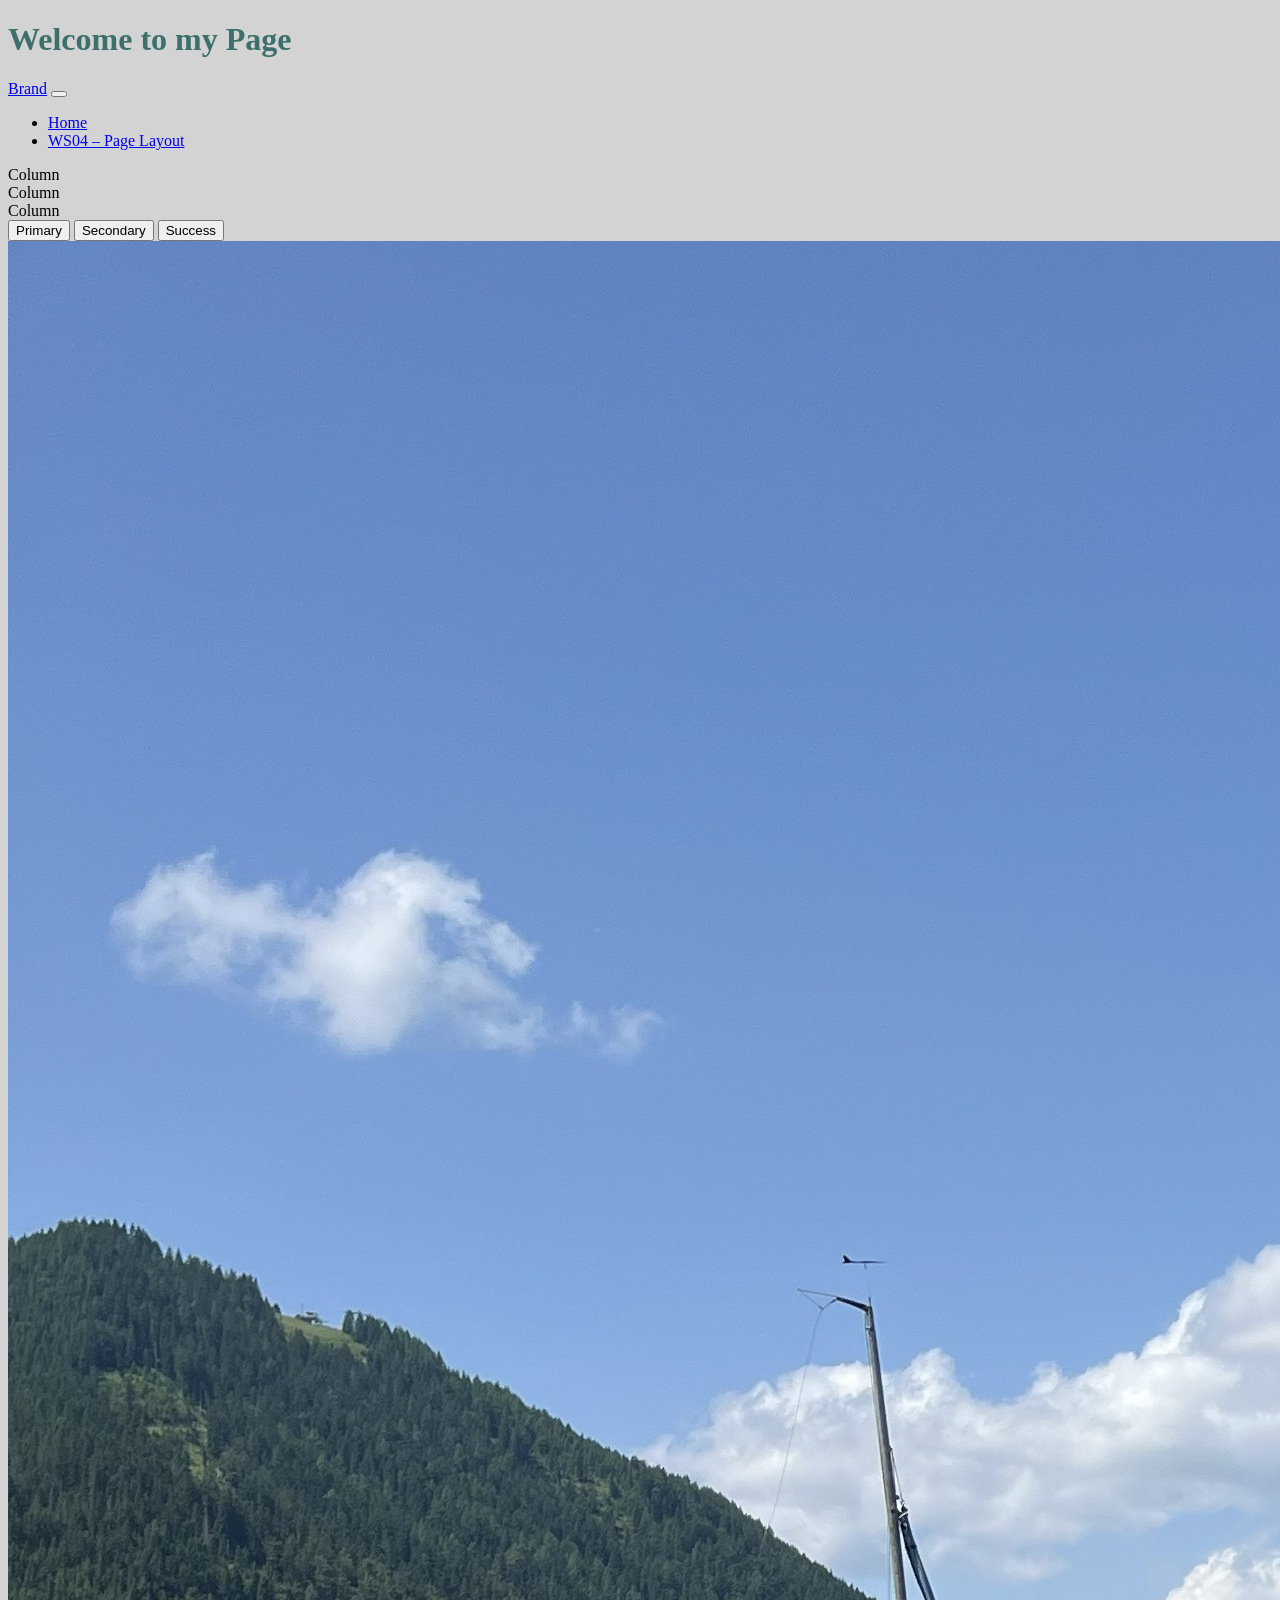
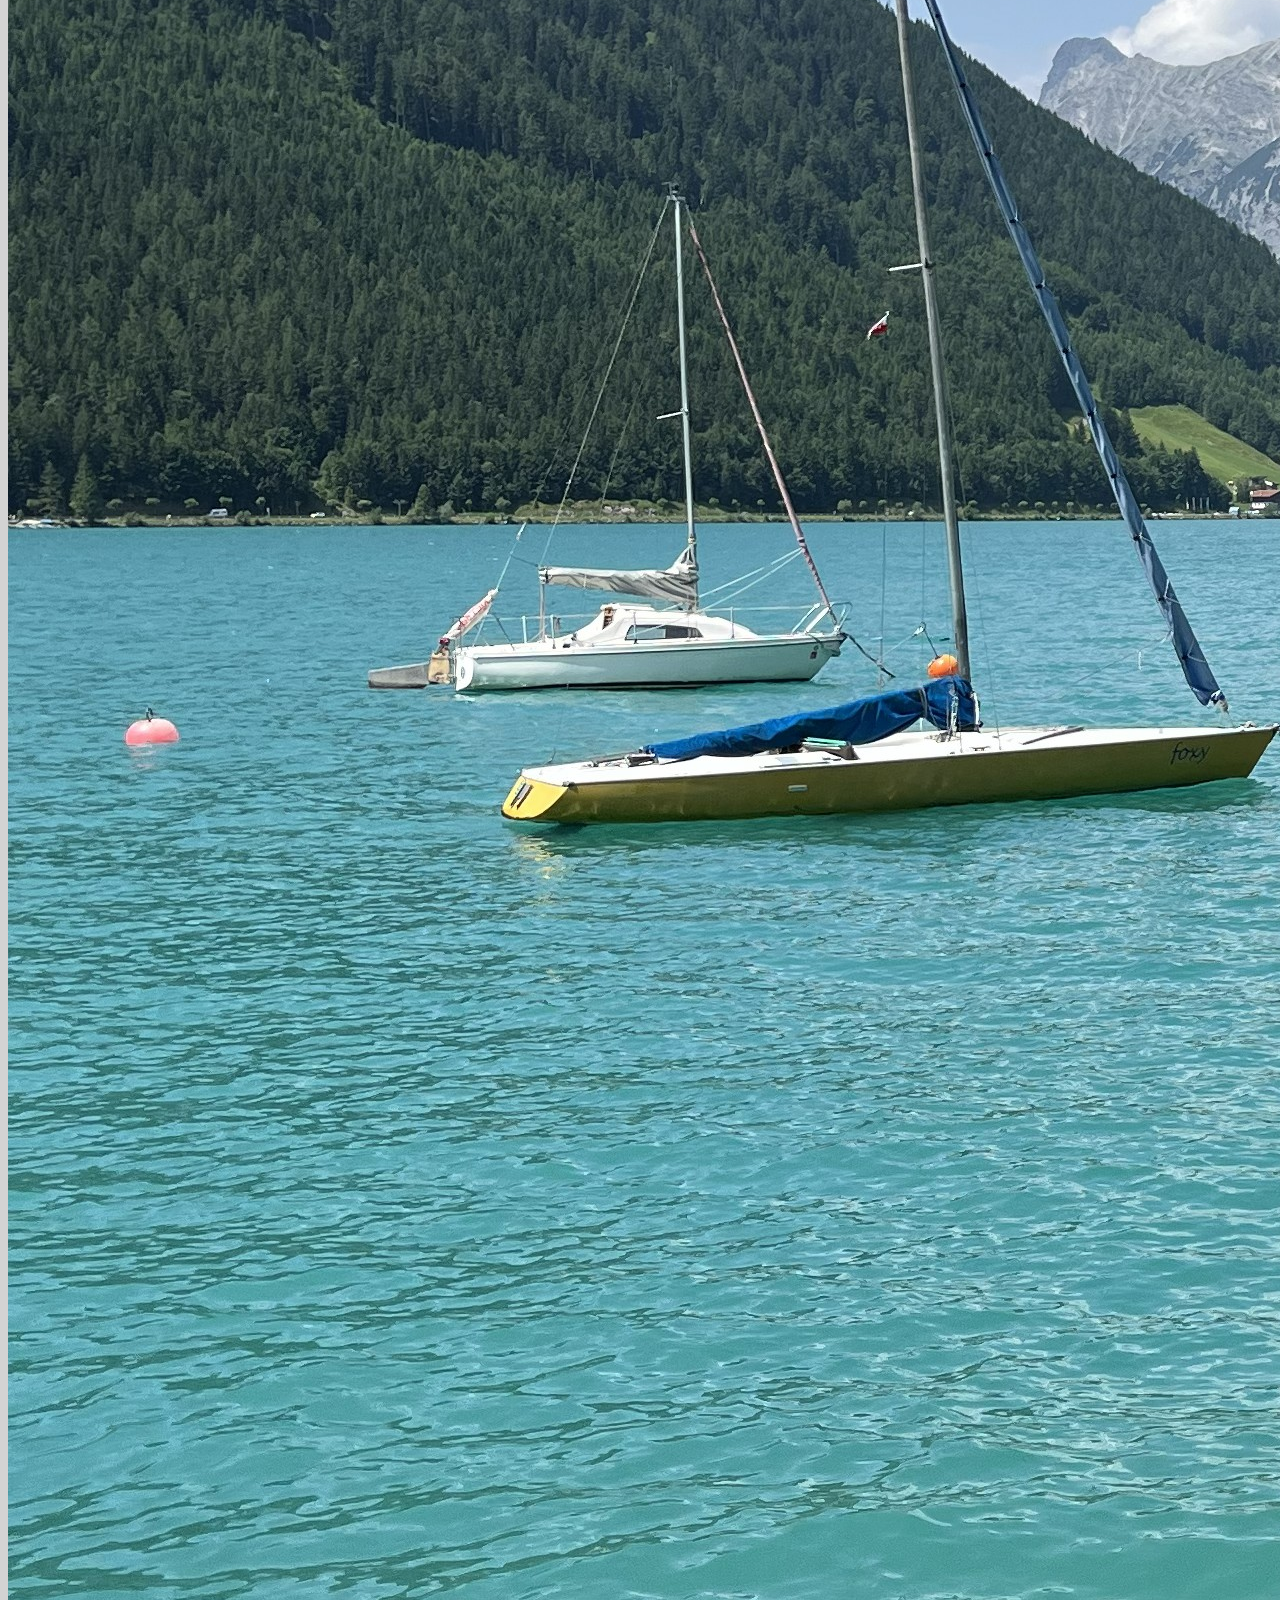
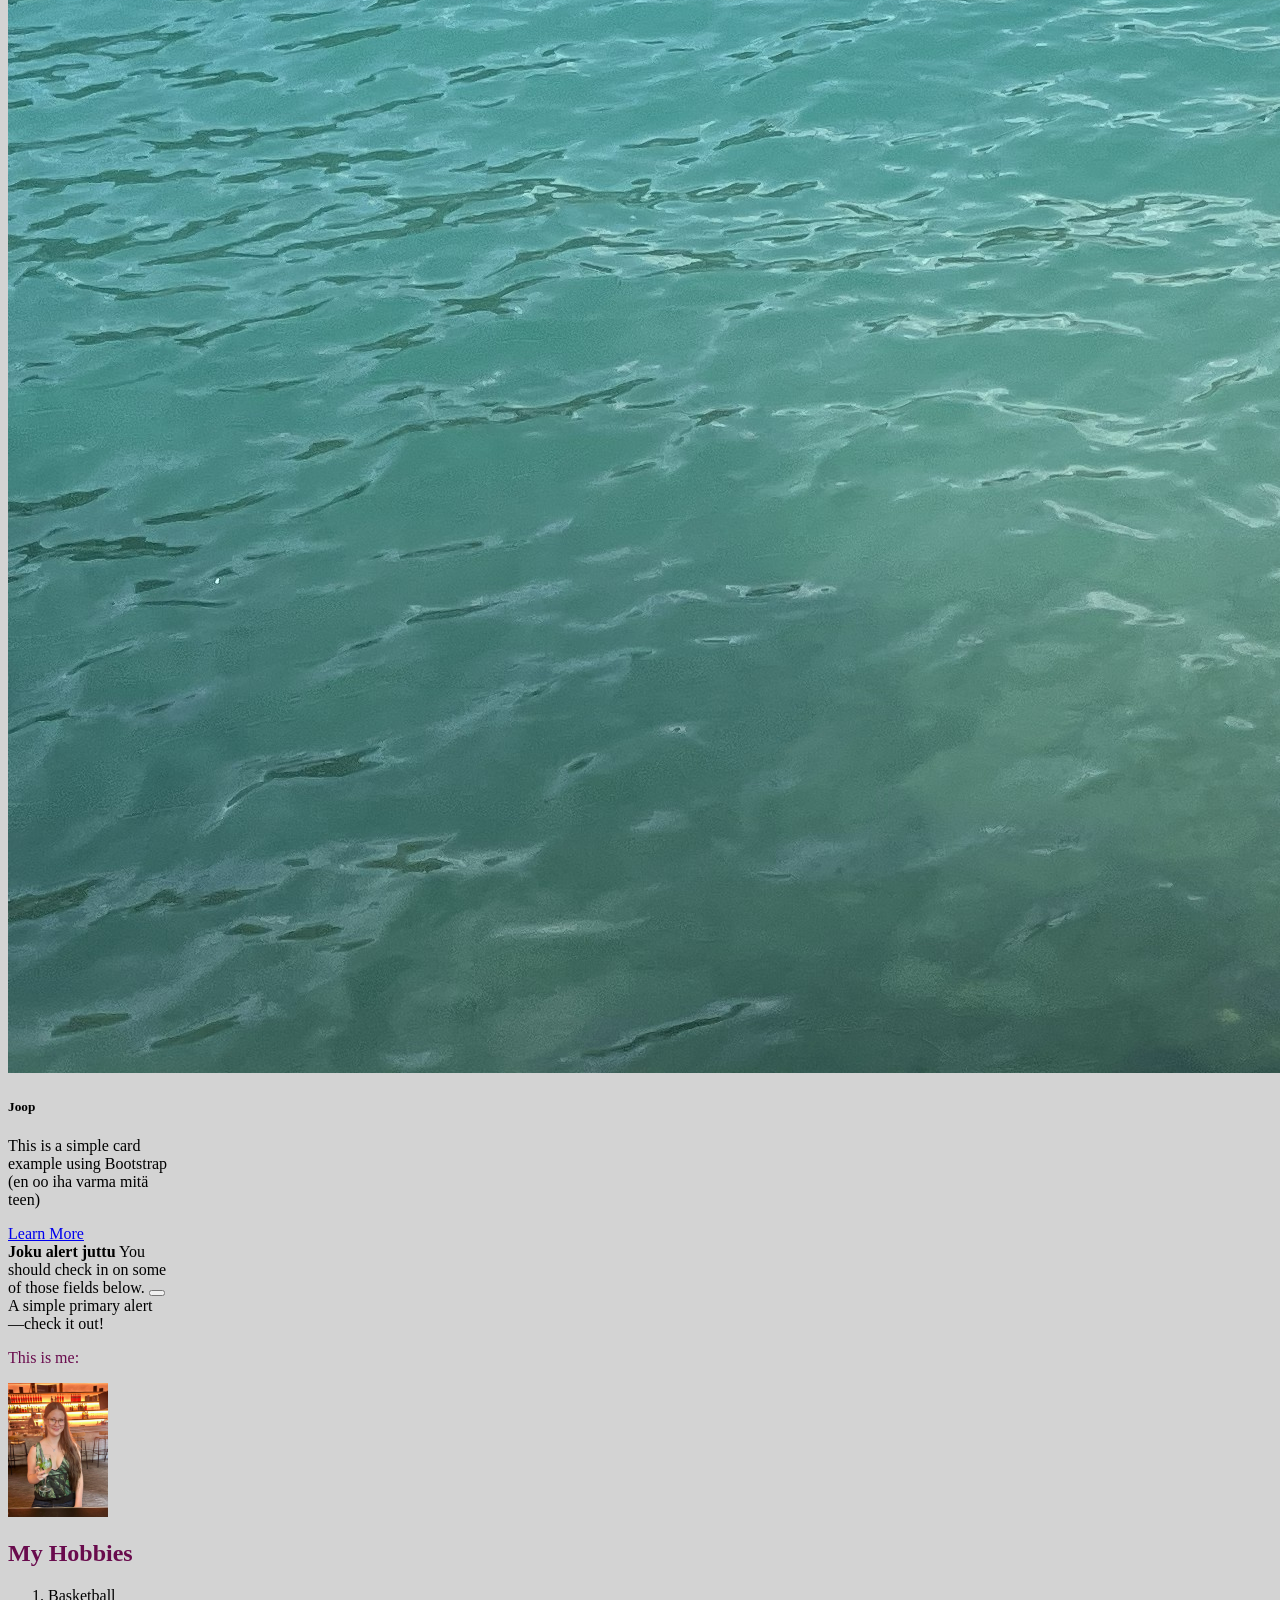
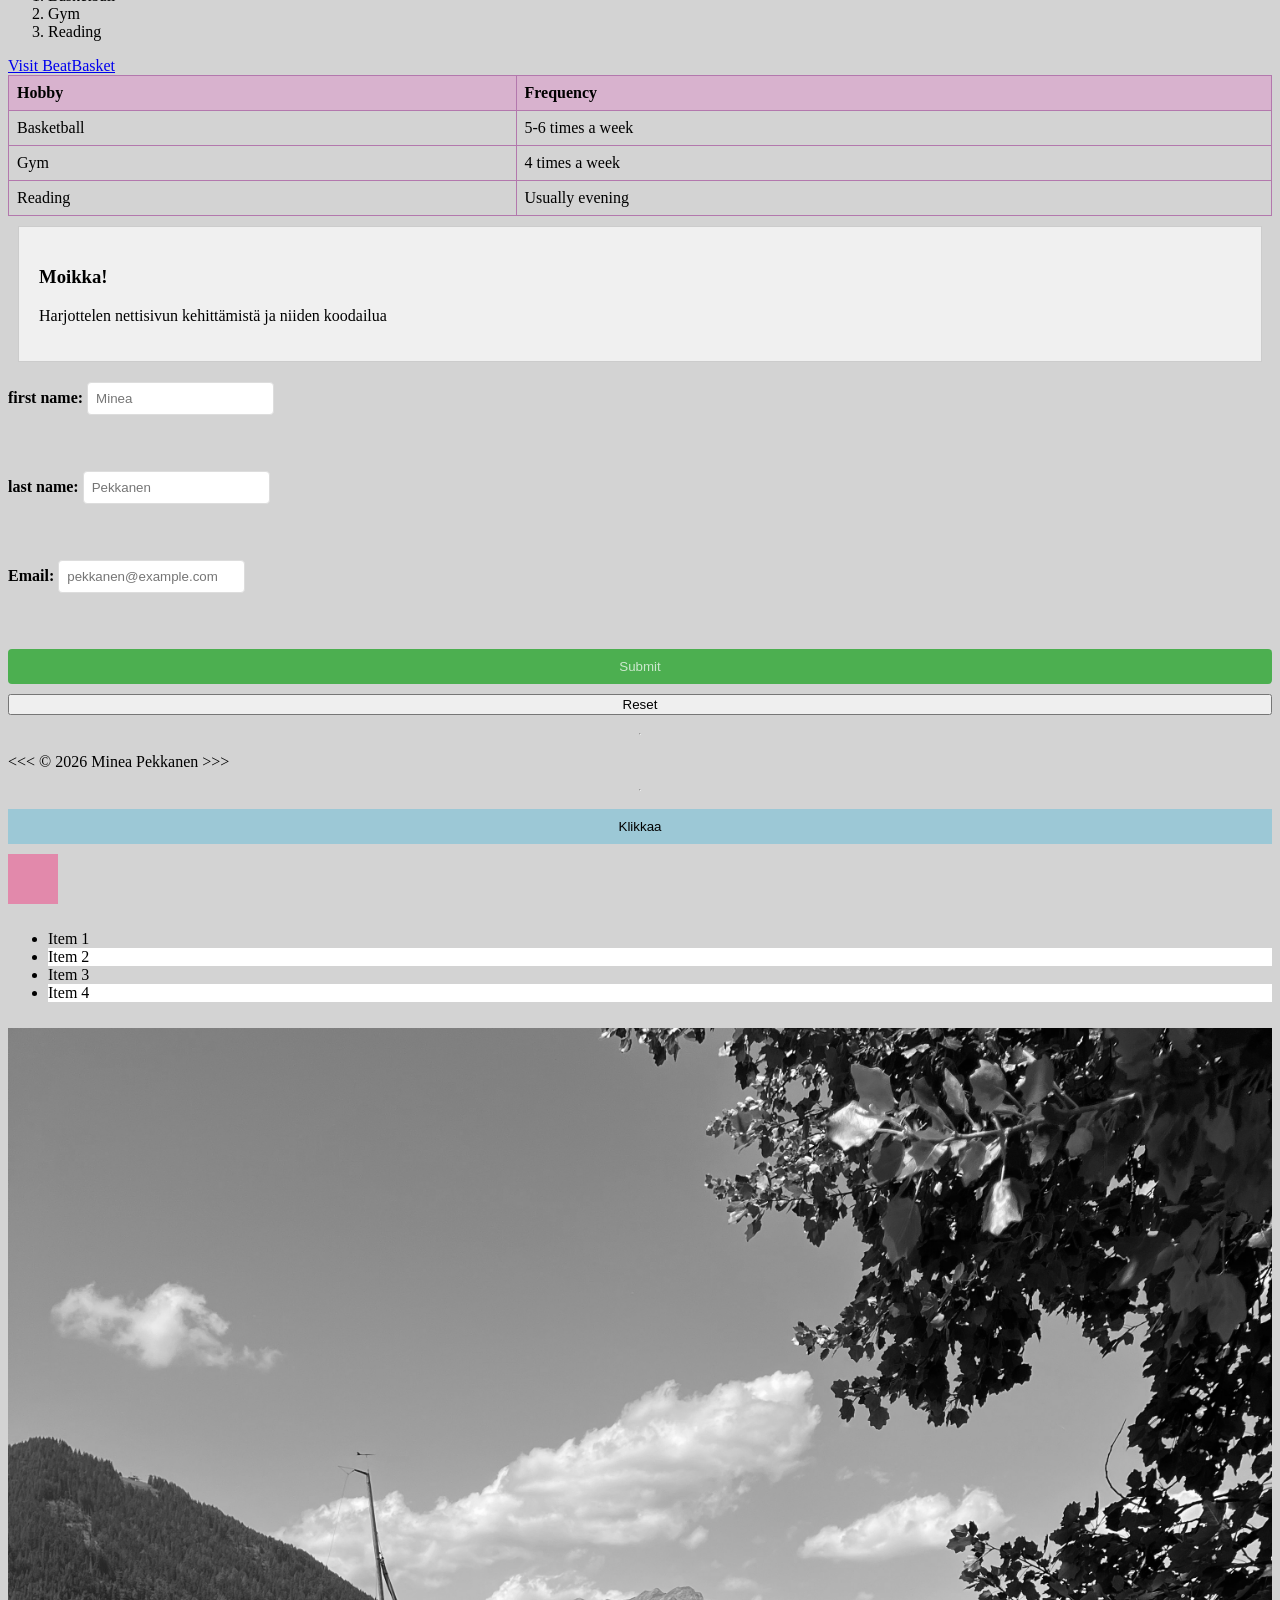
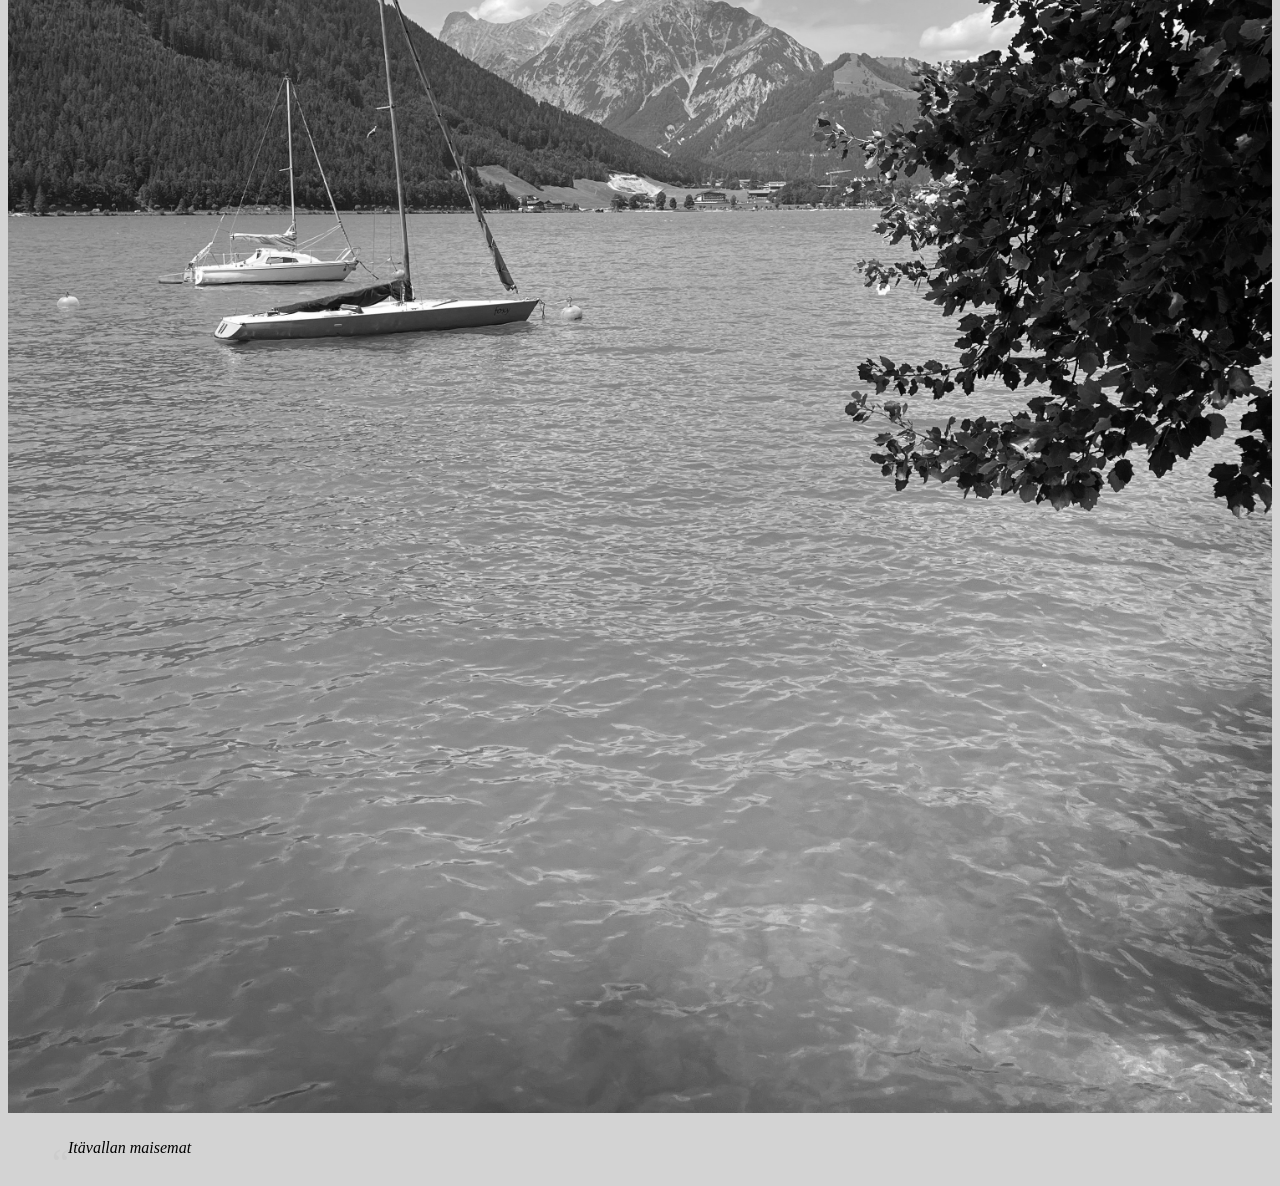
<file: index.html>
<!DOCTYPE html>
<html lang="en">
<head>
  <meta charset="UTF-8">
  <title>My first HTML Page</title>
  <link rel="stylesheet" href="main.css">
  <style>
  h1 {
    color: rgba(17, 83, 77, 0.772);
  }
  </style>
</head>
<body>

<h1>Welcome to my Page</h1>

<nav class="navbar navbar-expand-lg navbar-light bg-light">
  <div class="container-fluid">
    <a class="navbar-brand" href="#">Brand</a>
    <button class="navbar-toggler" type="button" data-bs-toggle="collapse" data-bs-target="#navbarNav" aria-controls="navbarNav" aria-expanded="false" aria-label="Toggle navigation">
      <span class="navbar-toggler-icon"></span>
    </button>
    <div class="collapse navbar-collapse" id="navbarNav">
      <ul class="navbar-nav me-auto mb-2 mb-lg-0">
        <li class="nav-item"><a class="nav-link active" aria-current="page" href="index.html">Home</a></li>
        <li class="nav-item"><a class="nav-link" href="ws05ja04.html">WS04 – Page Layout</a></li>
      </ul>
    </div>
    <div class="container text-center">
  <div class="row">
    <div class="col">
      Column
    </div>
    <div class="col">
      Column
    </div>
    <div class="col">
      Column
    </div>
  </div>
  <button class="btn btn-primary">Primary</button>
<button class="btn btn-secondary">Secondary</button>
<button class="btn btn-success">Success</button>
</div>
<div class="card" style="width: 10rem;">
  <img src="IMG_6464.jpg" class="card-img-top" alt="Card Image">
  <div class="card-body">
    <h5 class="card-title">Joop</h5>
    <p class="card-text">This is a simple card example using Bootstrap (en oo iha varma mitä teen)</p>
    <a href="ws05ja04.html" class="btn btn-primary">Learn More</a>
  </div>
<div class="alert alert-warning alert-dismissible fade show" role="alert">
  <strong>Joku alert juttu</strong> You should check in on some of those fields below.
  <button type="button" class="btn-close" data-bs-dismiss="alert" aria-label="Close"></button>
  <div class="alert alert-primary" role="alert">
  A simple primary alert—check it out!
</div>
</div>
</div>
</div>
</style>
</head>
<body>

<p style="color:  rgb(105, 11, 77);">This is me:</p>
<img src="DZRV5858.JPG" alt="Me" width="100">
<h2>My Hobbies</h2>
<ol>
  <li>Basketball</li>
  <li>Gym</li>
  <li>Reading</li>
</ol>
<a href="https://www.beatbasket.fi/">Visit BeatBasket</a>


<table>
  <tr>
    <th>Hobby</th>
    <th>Frequency</th>
  </tr>
  <tr>
    <td>Basketball</td>
    <td>5-6 times a week</td>
  </tr>
  <tr>
    <td>Gym</td>
    <td>4 times a week</td>
  </tr>
  <tr>
    <td>Reading</td>
    <td>Usually evening</td>
  </tr>
</table>

<form>
    <div class="content-box">
    <h3>Moikka!</h3>
    <p>Harjottelen nettisivun kehittämistä ja niiden koodailua</p>
    </div>

    <div>
    <label for="fname"> first name:</label>
    <input type="text" id="fname" name="fname" placeholder="Minea"><br><br>
    </div>

    <br>

    <div>
    <label for="lname"> last name:</label>
    <input type="text" id="lname" name="lname" placeholder="Pekkanen"><br><br>
    </div>

    <br>
    <div>
    <label for="email">Email:</label>
    <input type="email" id="email" name="email" placeholder="pekkanen@example.com"><br><br>
    </div>

    <br>
    <input type="submit" value="Submit">
    <input type="reset" value="Reset">

    <hr>
    &lt;&lt;&lt;  &copy; 2026 Minea Pekkanen &gt;&gt;&gt;
    <hr/>

    <button class="transition-button">Klikkaa</button>
    <div class="animation-box"></div>
    <ul class="pseudo-list">
    <li>Item 1</li>
    <li>Item 2</li>
    <li>Item 3</li>
    <li>Item 4</li>
    </ul>
<img src="IMG_6464.jpg" alt="sample" class="filter-image">
<blockquote class="quote">
    Itävallan maisemat
</blockquote>

</form>
</body>

</html>
</file>
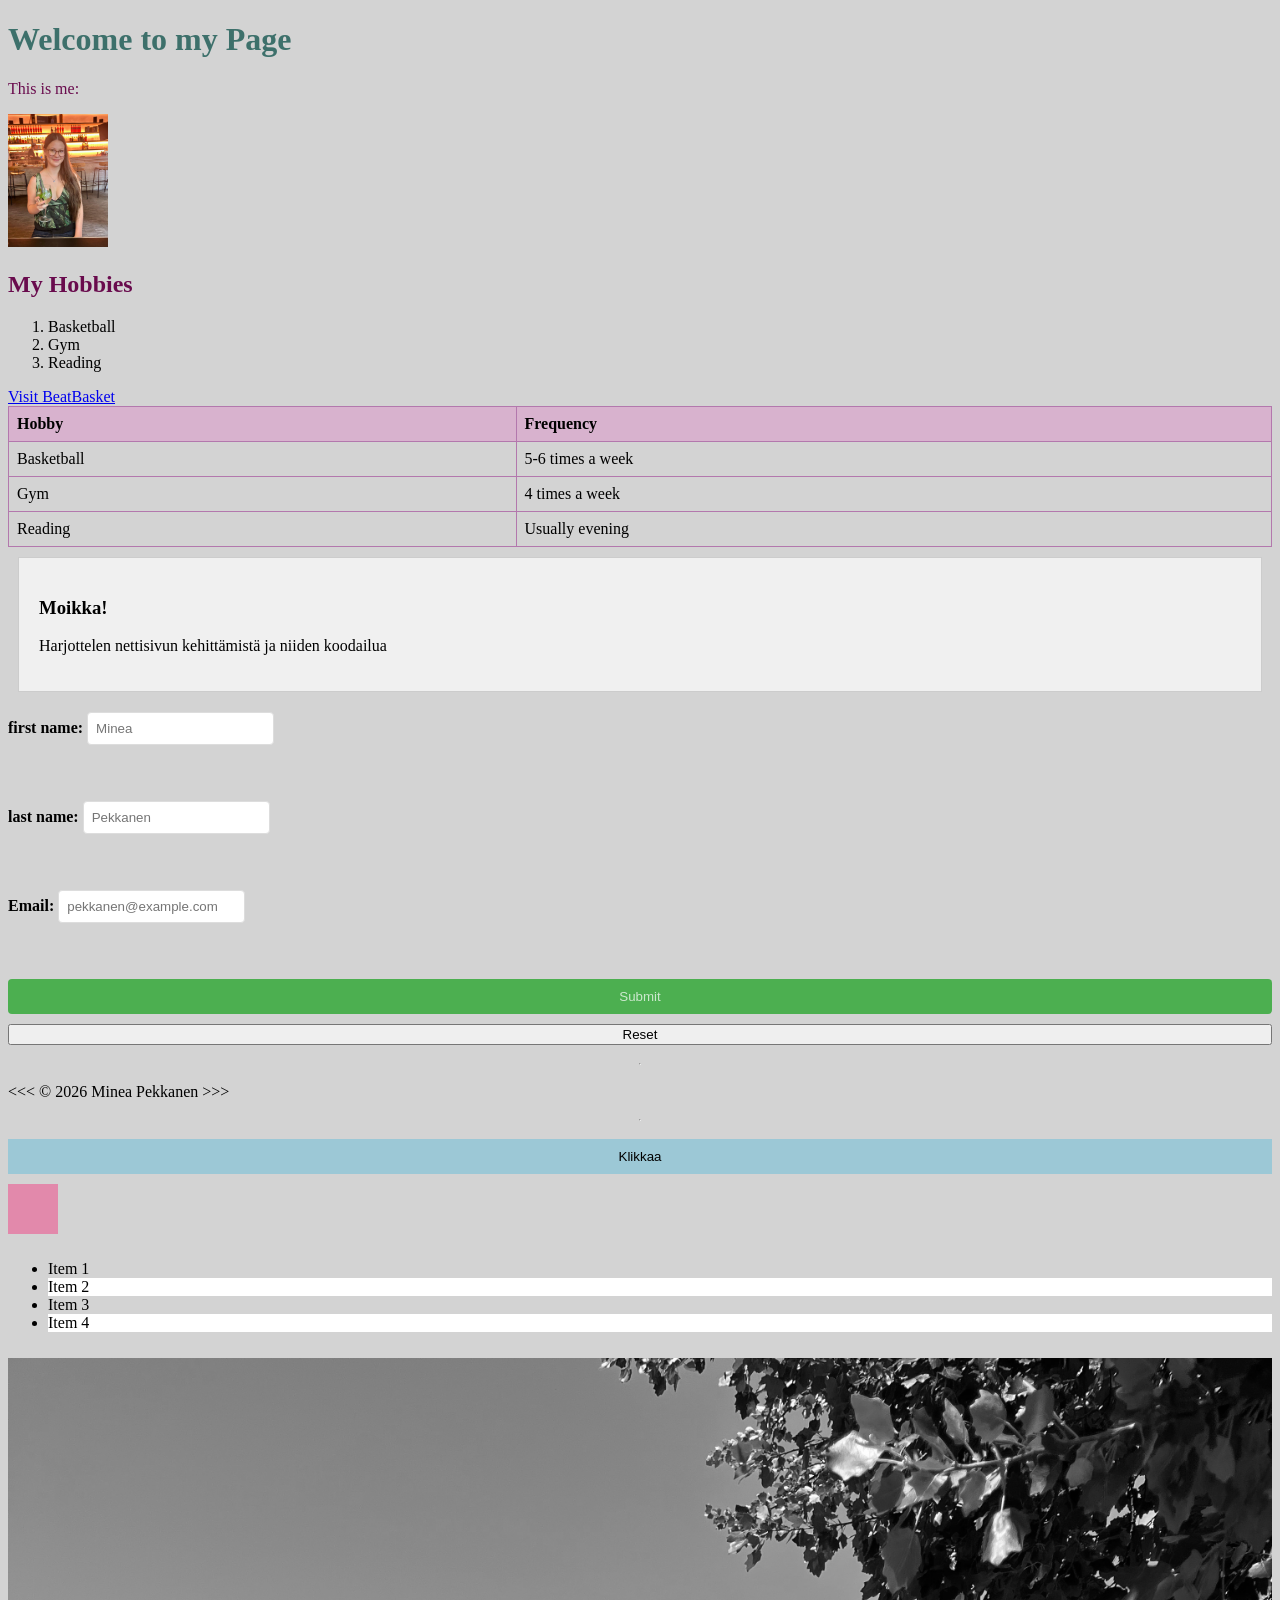
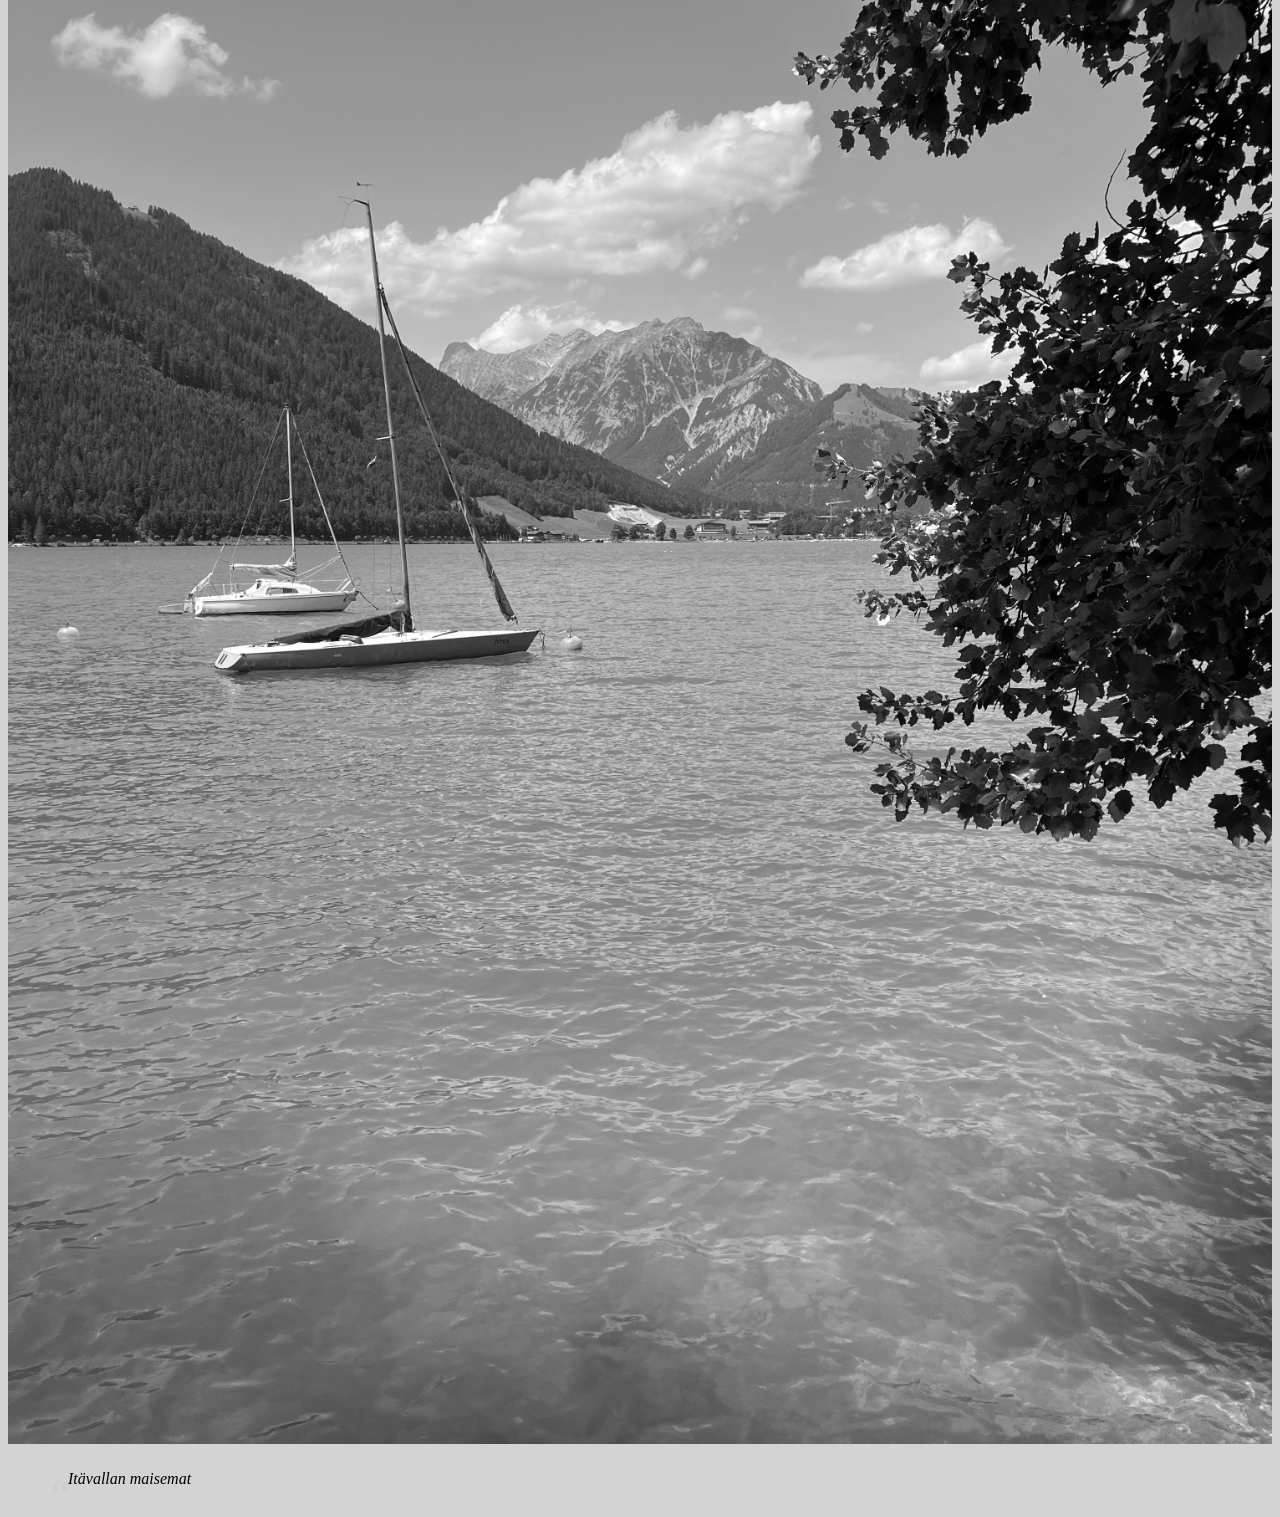
<file: advanced css/index.html>
<!DOCTYPE html>
<html lang="en">
<head>
  <meta charset="UTF-8">
  <title>My first HTML Page</title>
  <link rel="stylesheet" href="styles.css">
  <style>
  h1 {
    color: rgba(17, 83, 77, 0.772);
  }
</style>
</head>
<body>

<h1>Welcome to my Page</h1>

<p style="color:  rgb(105, 11, 77);">This is me:</p>
<img src="DZRV5858.JPG" alt="Me" width="100">
<h2>My Hobbies</h2>
<ol>
  <li>Basketball</li>
  <li>Gym</li>
  <li>Reading</li>
</ol>
<a href="https://www.beatbasket.fi/">Visit BeatBasket</a>


<table>
  <tr>
    <th>Hobby</th>
    <th>Frequency</th>
  </tr>
  <tr>
    <td>Basketball</td>
    <td>5-6 times a week</td>
  </tr>
  <tr>
    <td>Gym</td>
    <td>4 times a week</td>
  </tr>
  <tr>
    <td>Reading</td>
    <td>Usually evening</td>
  </tr>
</table>

<form>
    <div class="content-box">
    <h3>Moikka!</h3>
    <p>Harjottelen nettisivun kehittämistä ja niiden koodailua</p>
    </div>

    <div>
    <label for="fname"> first name:</label>
    <input type="text" id="fname" name="fname" placeholder="Minea"><br><br>
    </div>

    <br>

    <div>
    <label for="lname"> last name:</label>
    <input type="text" id="lname" name="lname" placeholder="Pekkanen"><br><br>
    </div>

    <br>
    <div>
    <label for="email">Email:</label>
    <input type="email" id="email" name="email" placeholder="pekkanen@example.com"><br><br>
    </div>

    <br>
    <input type="submit" value="Submit">
    <input type="reset" value="Reset">

    <hr>
    &lt;&lt;&lt;  &copy; 2026 Minea Pekkanen &gt;&gt;&gt;
    <hr/>

    <button class="transition-button">Klikkaa</button>
    <div class="animation-box"></div>
    <ul class="pseudo-list">
    <li>Item 1</li>
    <li>Item 2</li>
    <li>Item 3</li>
    <li>Item 4</li>
    </ul>
<img src="IMG_6464.jpg" alt="sample" class="filter-image">
<blockquote class="quote">
    Itävallan maisemat
</blockquote>


</form>
</body>

</html>
</file>
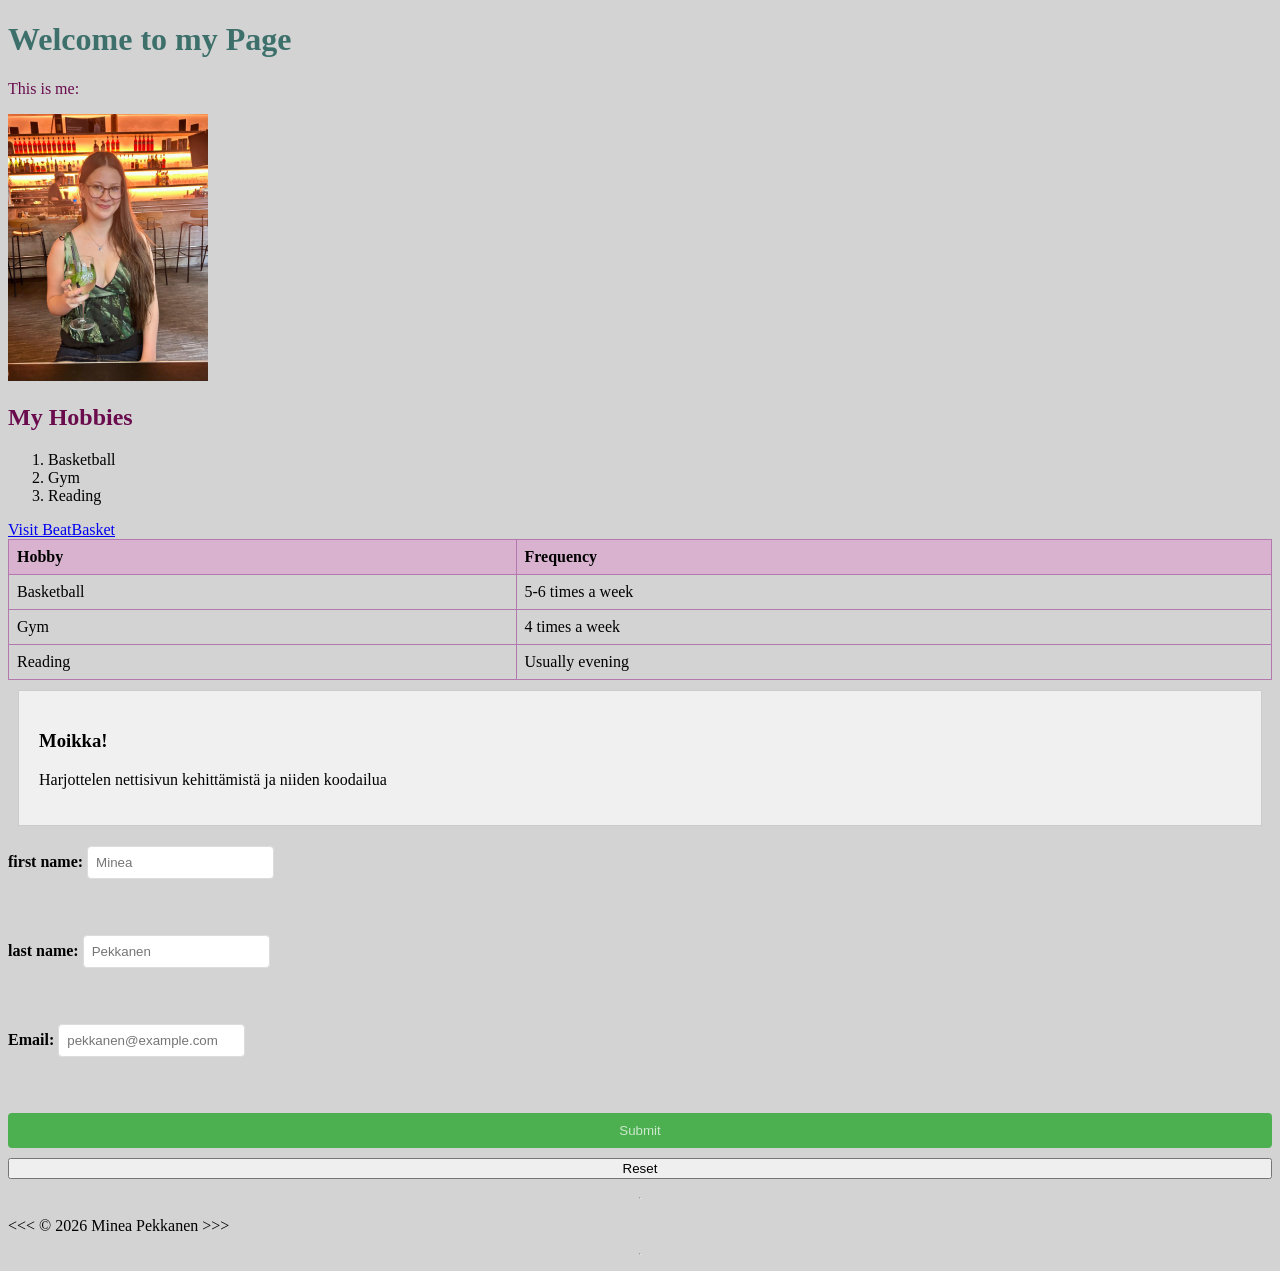
<file: Css/index.html>
<!DOCTYPE html>
<html lang="en">
<head>
  <meta charset="UTF-8">
  <title>My first HTML Page</title>
  <link rel="stylesheet" href="styles.css">
  <style>
  h1 {
    color: rgba(17, 83, 77, 0.772);
  }
</style>
</head>
<body>

<h1>Welcome to my Page</h1>

<p style="color:  rgb(105, 11, 77);">This is me:</p>
<img src="DZRV5858.JPG" alt="Minä" width="200">
<h2>My Hobbies</h2>
<ol>
  <li>Basketball</li>
  <li>Gym</li>
  <li>Reading</li>
</ol>
<a href="https://www.beatbasket.fi/">Visit BeatBasket</a>


<table>
  <tr>
    <th>Hobby</th>
    <th>Frequency</th>
  </tr>
  <tr>
    <td>Basketball</td>
    <td>5-6 times a week</td>
  </tr>
  <tr>
    <td>Gym</td>
    <td>4 times a week</td>
  </tr>
  <tr>
    <td>Reading</td>
    <td>Usually evening</td>
  </tr>
</table>

<form>
    <div class="content-box">
    <h3>Moikka!</h3>
    <p>Harjottelen nettisivun kehittämistä ja niiden koodailua</p>
    </div>

    <div>
    <label for="fname"> first name:</label>
    <input type="text" id="fname" name="fname" placeholder="Minea"><br><br>
    </div>

    <br>

    <div>
    <label for="lname"> last name:</label>
    <input type="text" id="lname" name="lname" placeholder="Pekkanen"><br><br>
    </div>

    <br>

    <div>
    <label for="email">Email:</label>
    <input type="email" id="email" name="email" placeholder="pekkanen@example.com"><br><br>
    </div>

    <br>
    <input type="submit" value="Submit">
    <input type="reset" value="Reset">

    <hr>
    &lt;&lt;&lt;  &copy; 2026 Minea Pekkanen &gt;&gt;&gt;
    <hr/>

</form>
</body>

</html>
</file>
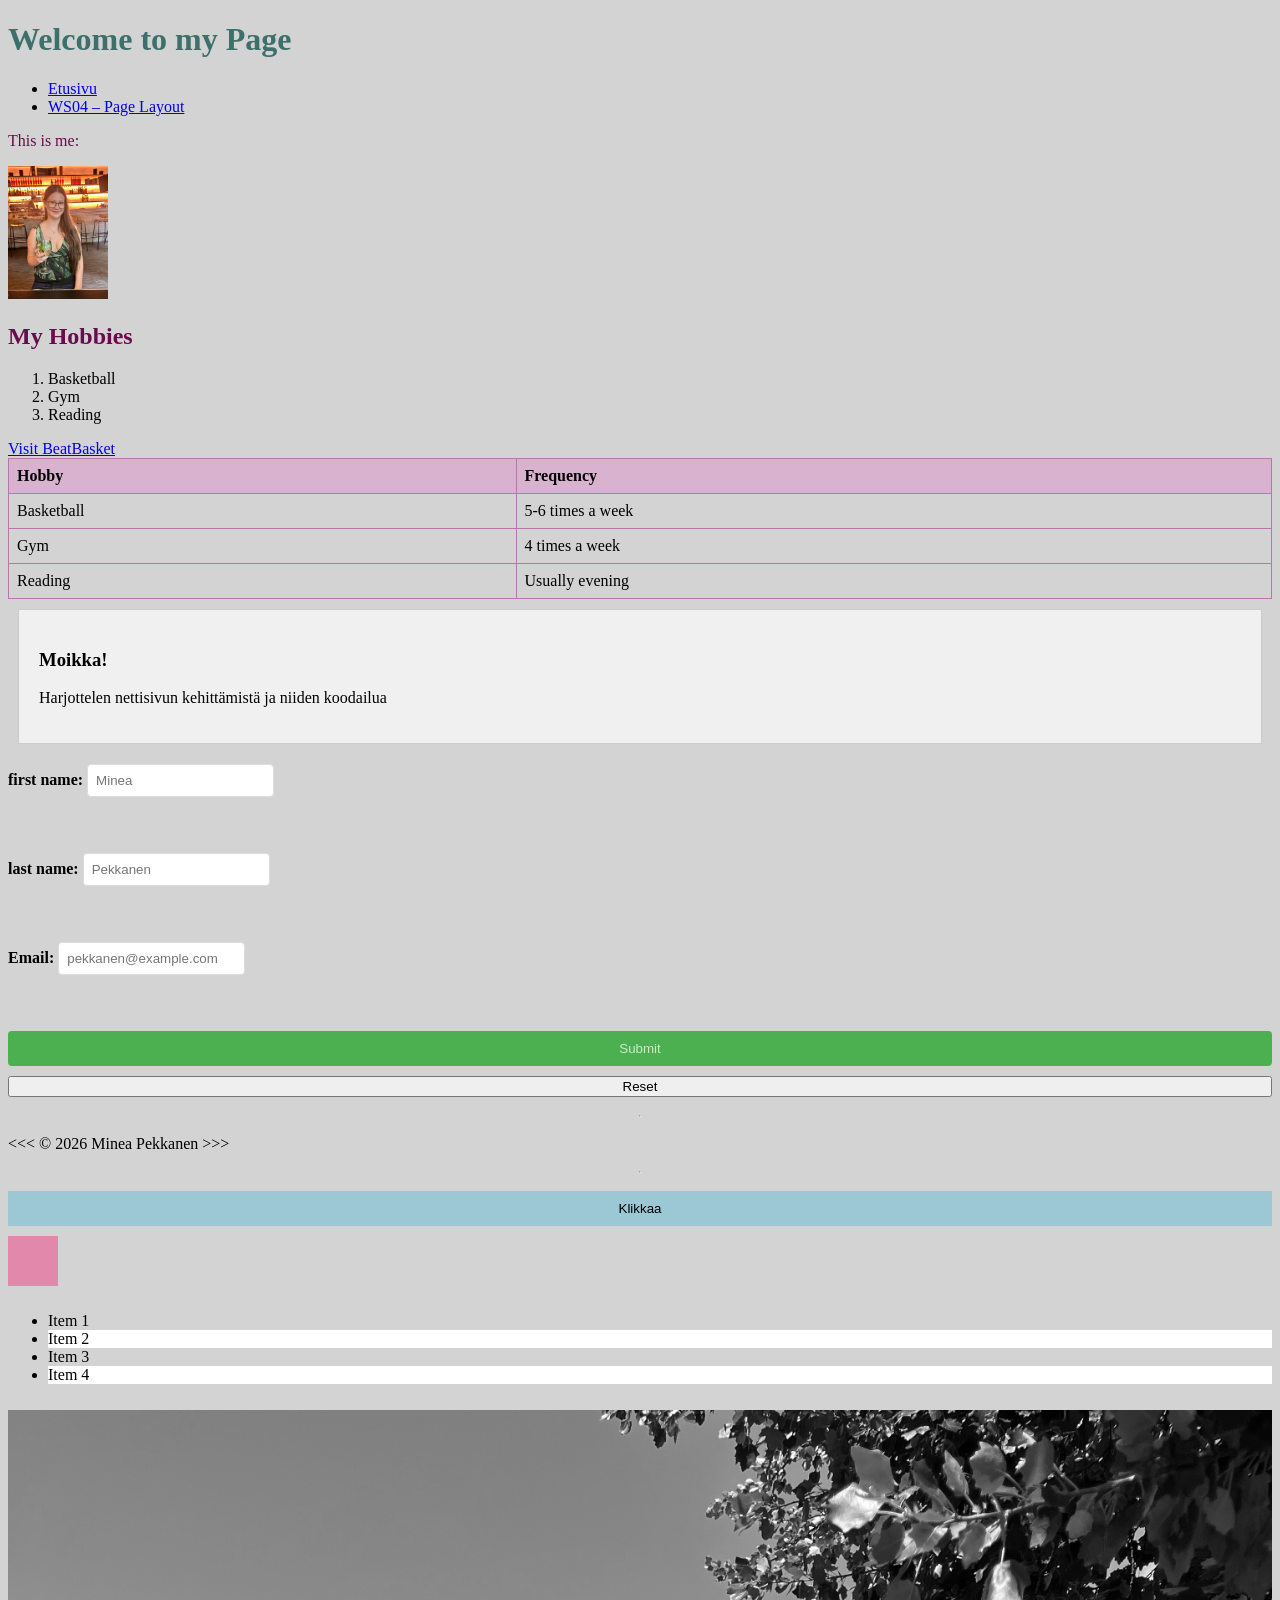
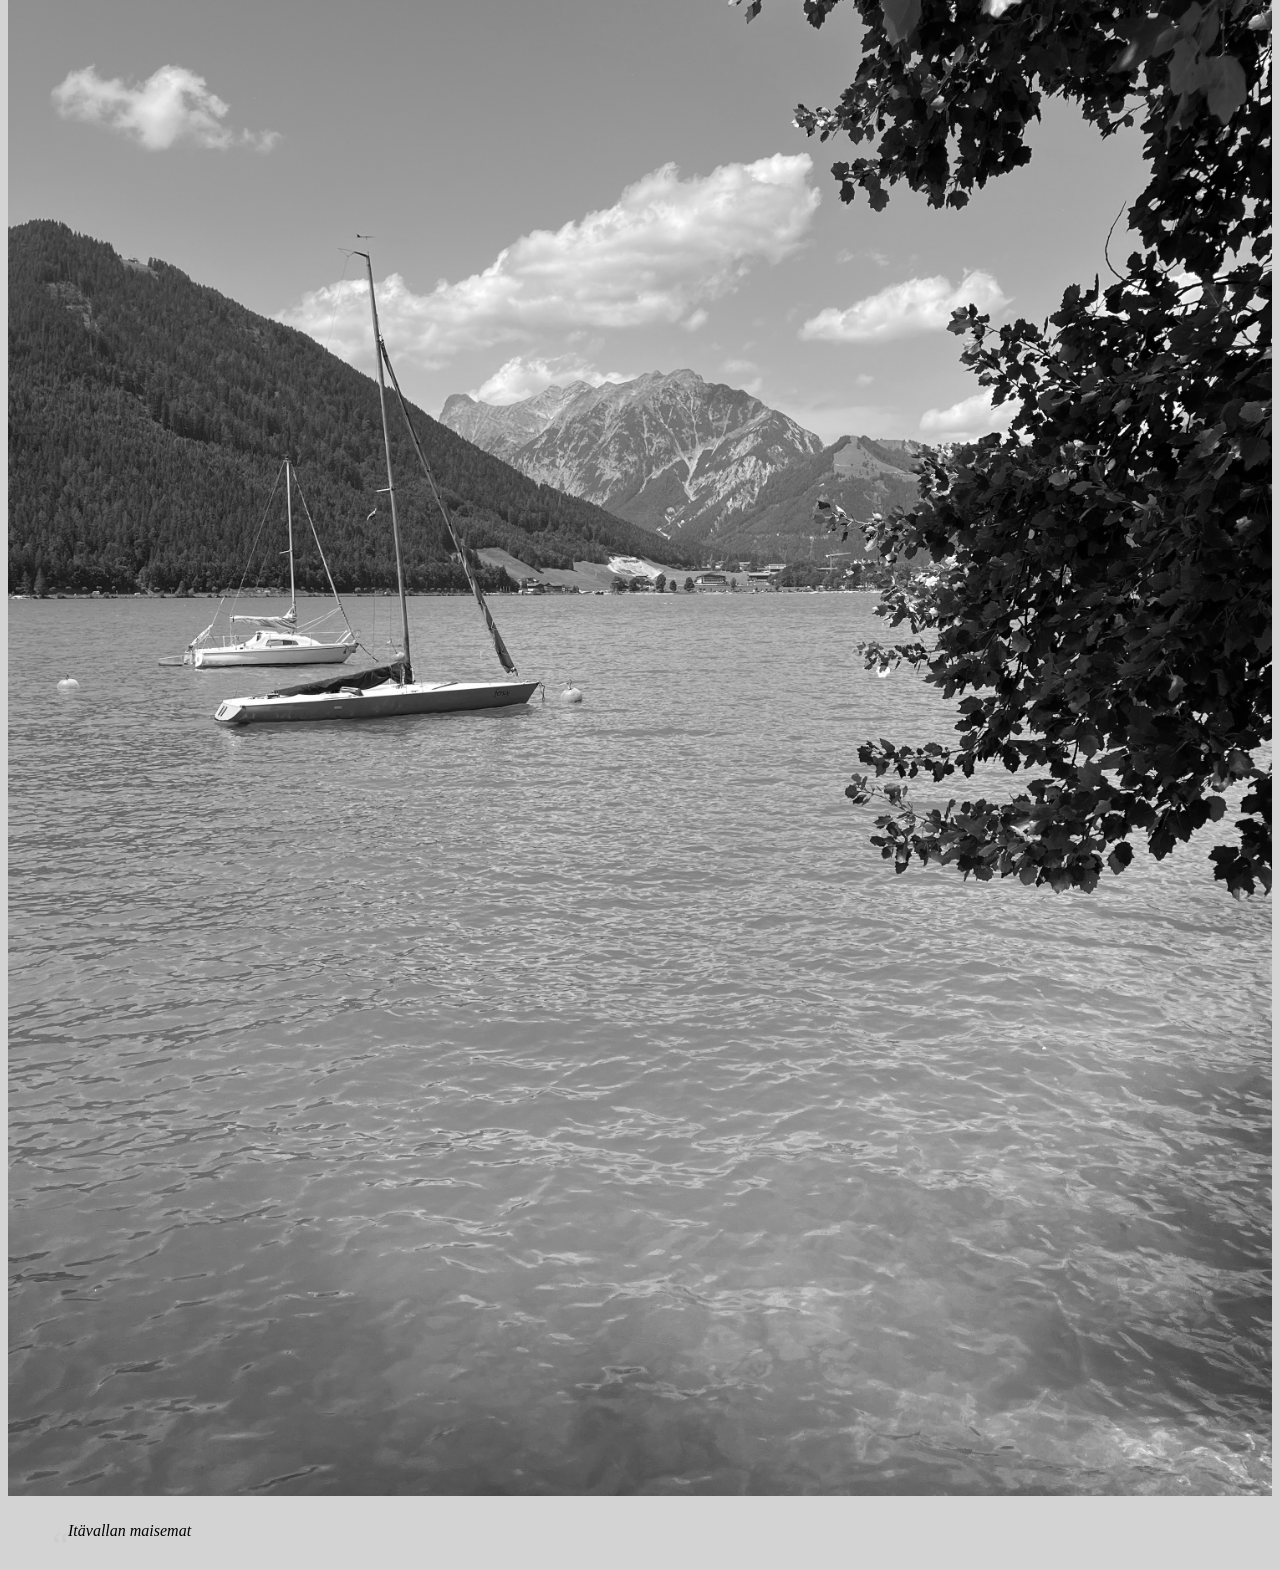
<file: WS05/index.html>
<!DOCTYPE html>
<html lang="en">
<head>
  <meta charset="UTF-8">
  <title>My first HTML Page</title>
  <link rel="stylesheet" href="main.css">
  <style>
  h1 {
    color: rgba(17, 83, 77, 0.772);
  }
</style>
</head>
<body>

<h1>Welcome to my Page</h1>

<nav>
  <ul>
    <li><a href="index.html">Etusivu</a></li>
    <li><a href="ws05.html">WS04 – Page Layout</a></li>

  </ul>
</nav>

<p style="color:  rgb(105, 11, 77);">This is me:</p>
<img src="DZRV5858.JPG" alt="Me" width="100">
<h2>My Hobbies</h2>
<ol>
  <li>Basketball</li>
  <li>Gym</li>
  <li>Reading</li>
</ol>
<a href="https://www.beatbasket.fi/">Visit BeatBasket</a>


<table>
  <tr>
    <th>Hobby</th>
    <th>Frequency</th>
  </tr>
  <tr>
    <td>Basketball</td>
    <td>5-6 times a week</td>
  </tr>
  <tr>
    <td>Gym</td>
    <td>4 times a week</td>
  </tr>
  <tr>
    <td>Reading</td>
    <td>Usually evening</td>
  </tr>
</table>

<form>
    <div class="content-box">
    <h3>Moikka!</h3>
    <p>Harjottelen nettisivun kehittämistä ja niiden koodailua</p>
    </div>

    <div>
    <label for="fname"> first name:</label>
    <input type="text" id="fname" name="fname" placeholder="Minea"><br><br>
    </div>

    <br>

    <div>
    <label for="lname"> last name:</label>
    <input type="text" id="lname" name="lname" placeholder="Pekkanen"><br><br>
    </div>

    <br>
    <div>
    <label for="email">Email:</label>
    <input type="email" id="email" name="email" placeholder="pekkanen@example.com"><br><br>
    </div>

    <br>
    <input type="submit" value="Submit">
    <input type="reset" value="Reset">

    <hr>
    &lt;&lt;&lt;  &copy; 2026 Minea Pekkanen &gt;&gt;&gt;
    <hr/>

    <button class="transition-button">Klikkaa</button>
    <div class="animation-box"></div>
    <ul class="pseudo-list">
    <li>Item 1</li>
    <li>Item 2</li>
    <li>Item 3</li>
    <li>Item 4</li>
    </ul>
<img src="IMG_6464.jpg" alt="sample" class="filter-image">
<blockquote class="quote">
    Itävallan maisemat
</blockquote>

</form>
</body>

</html>
</file>
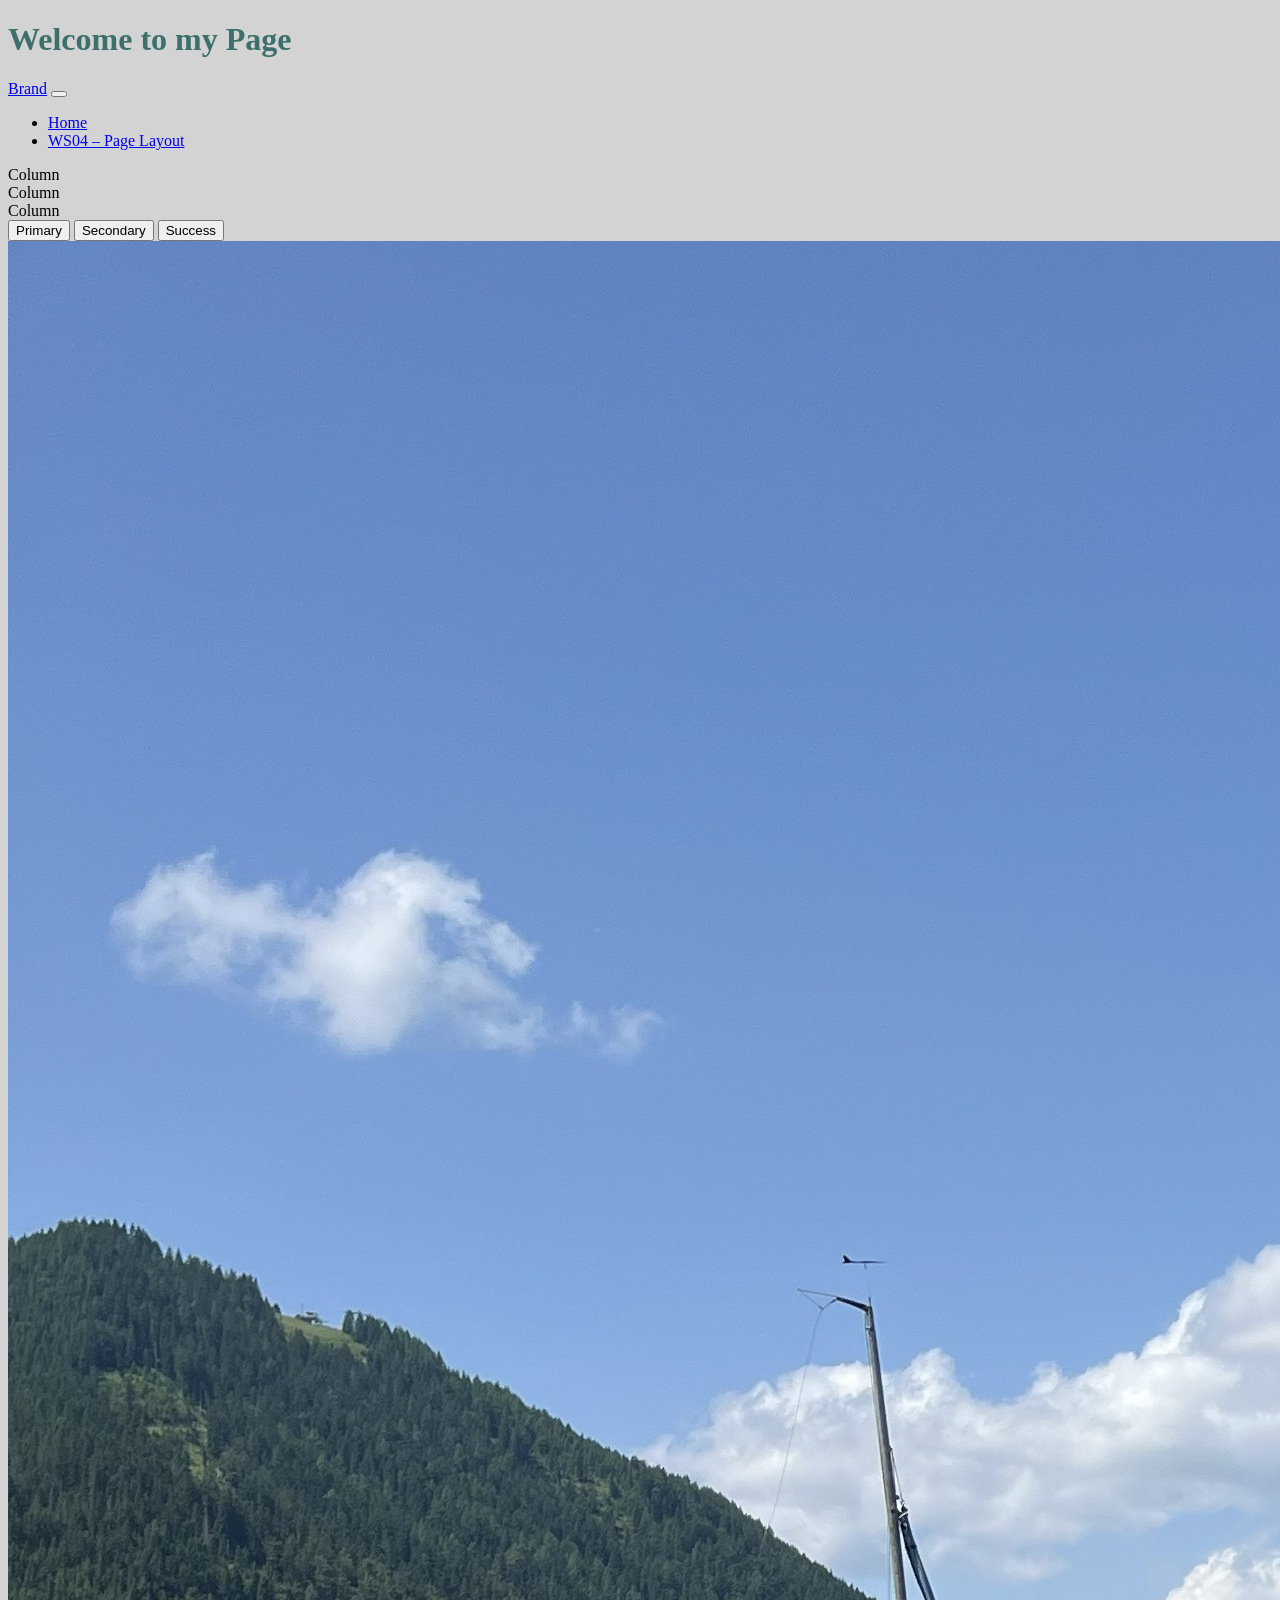
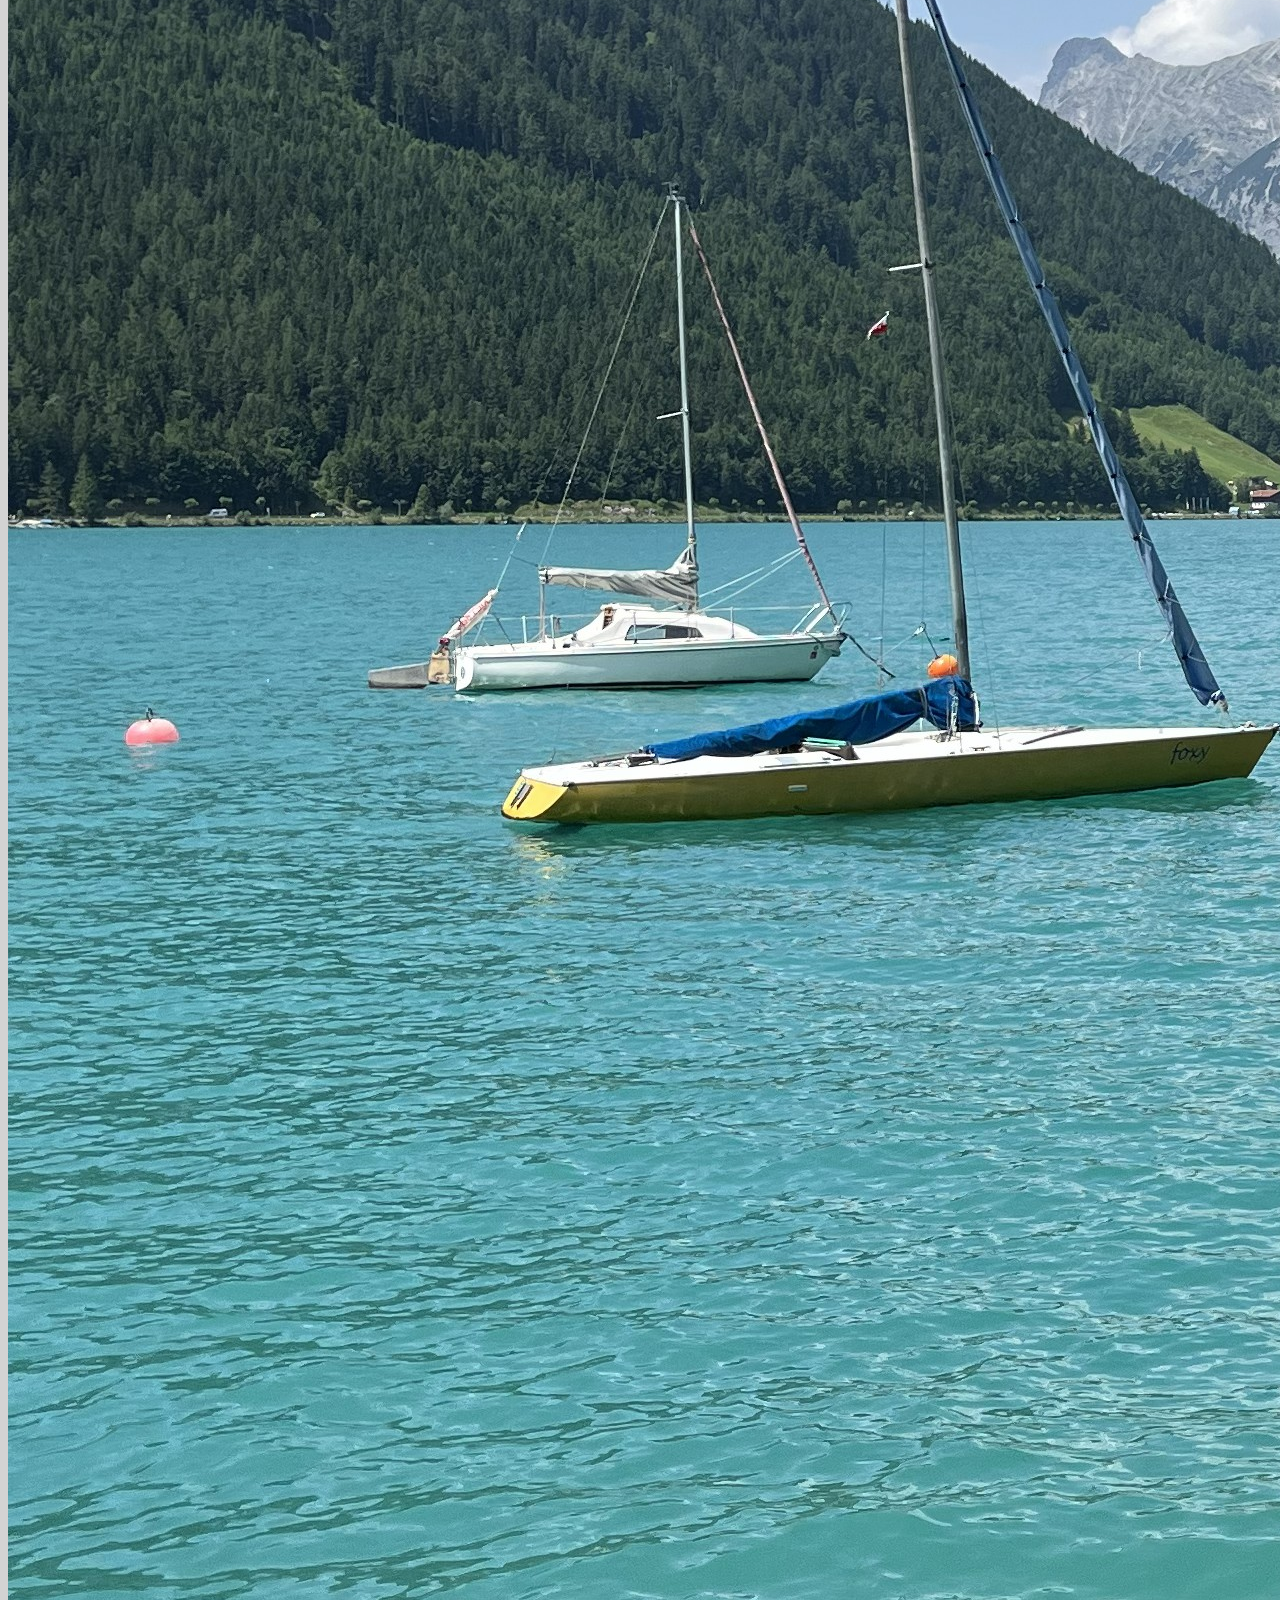
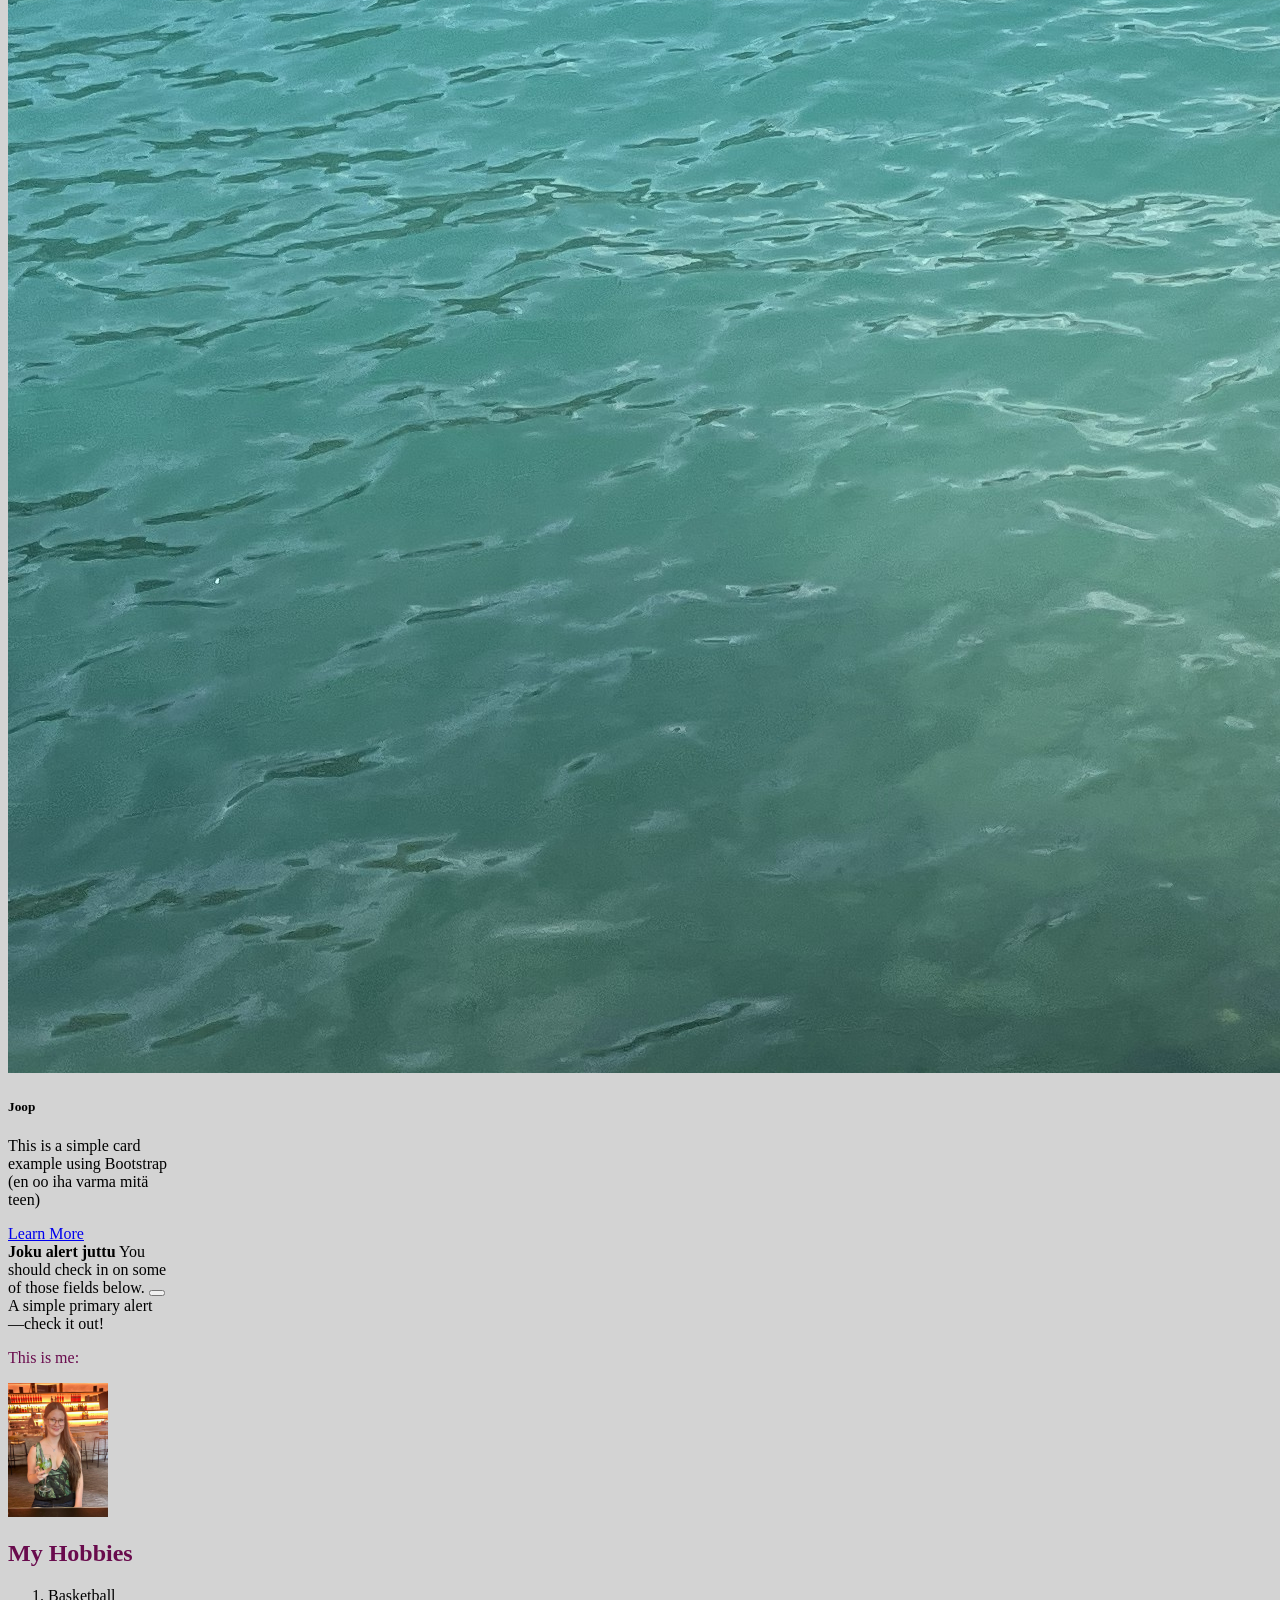
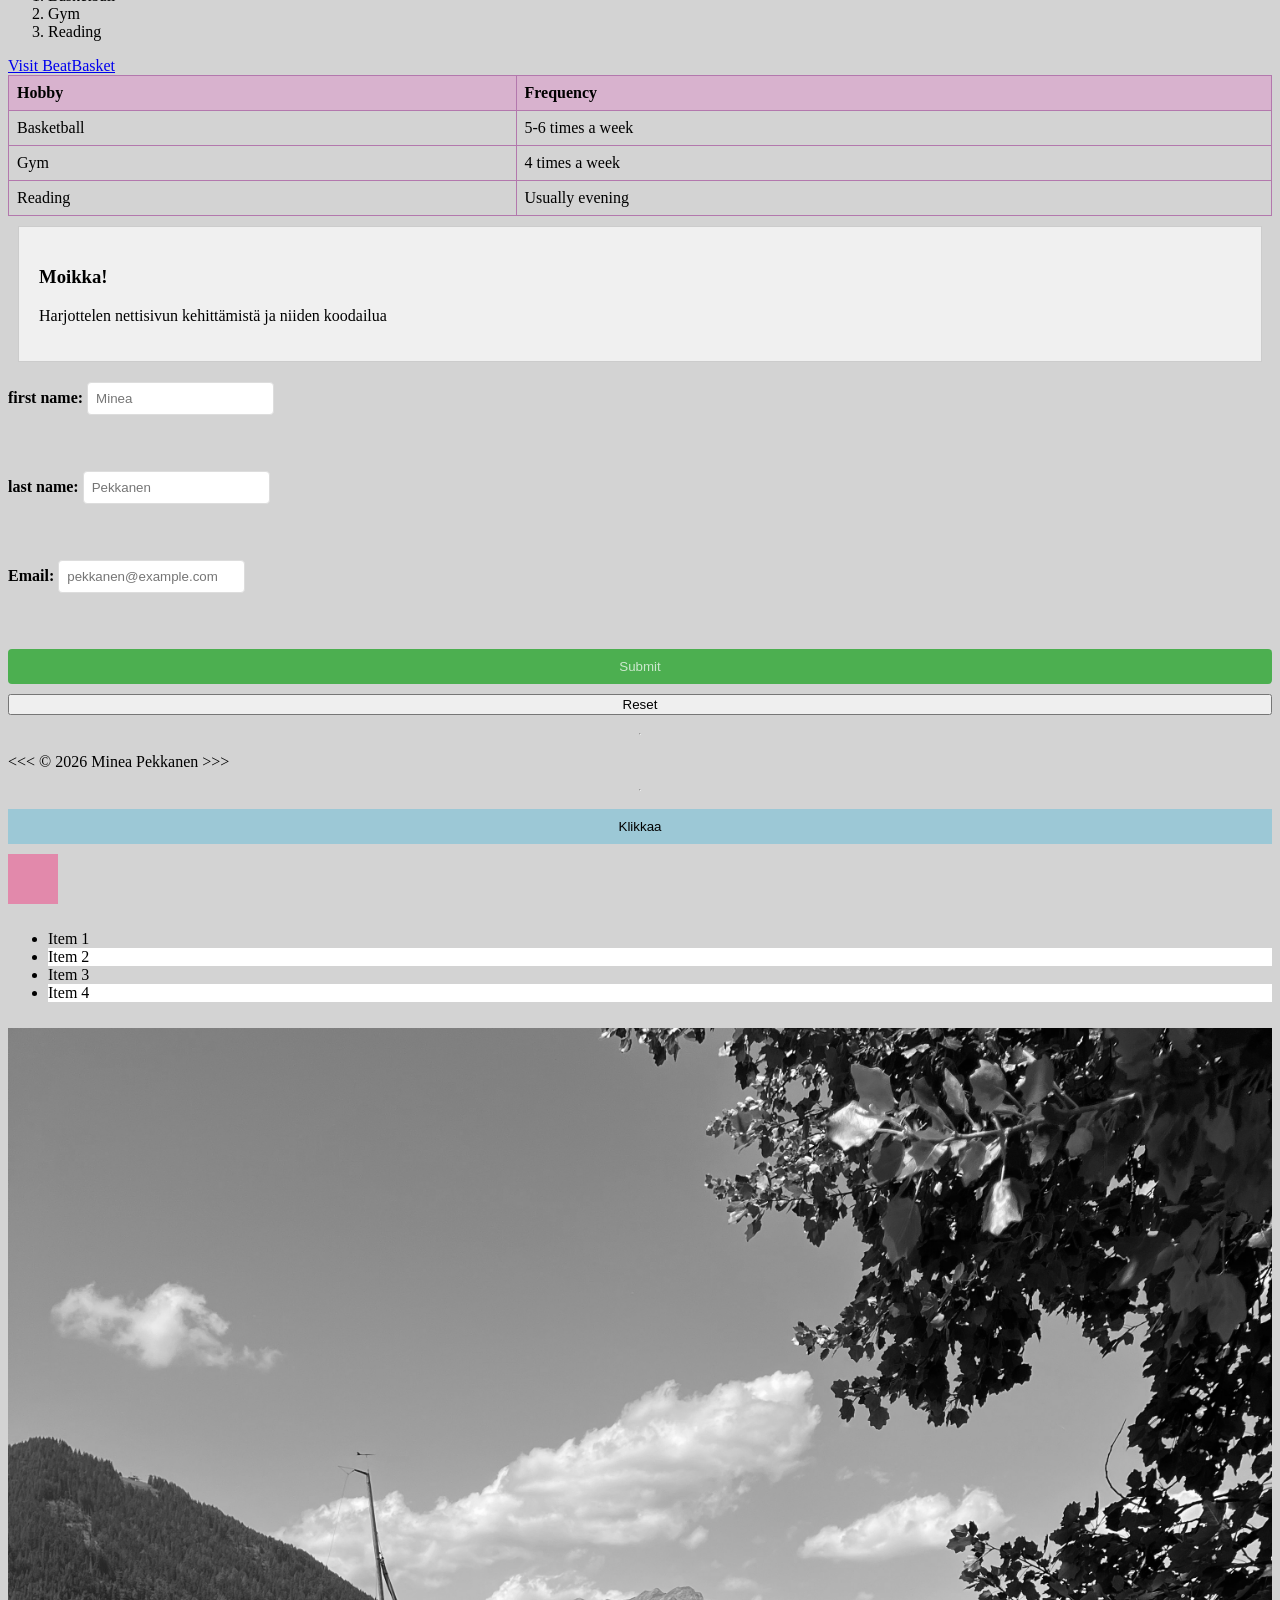
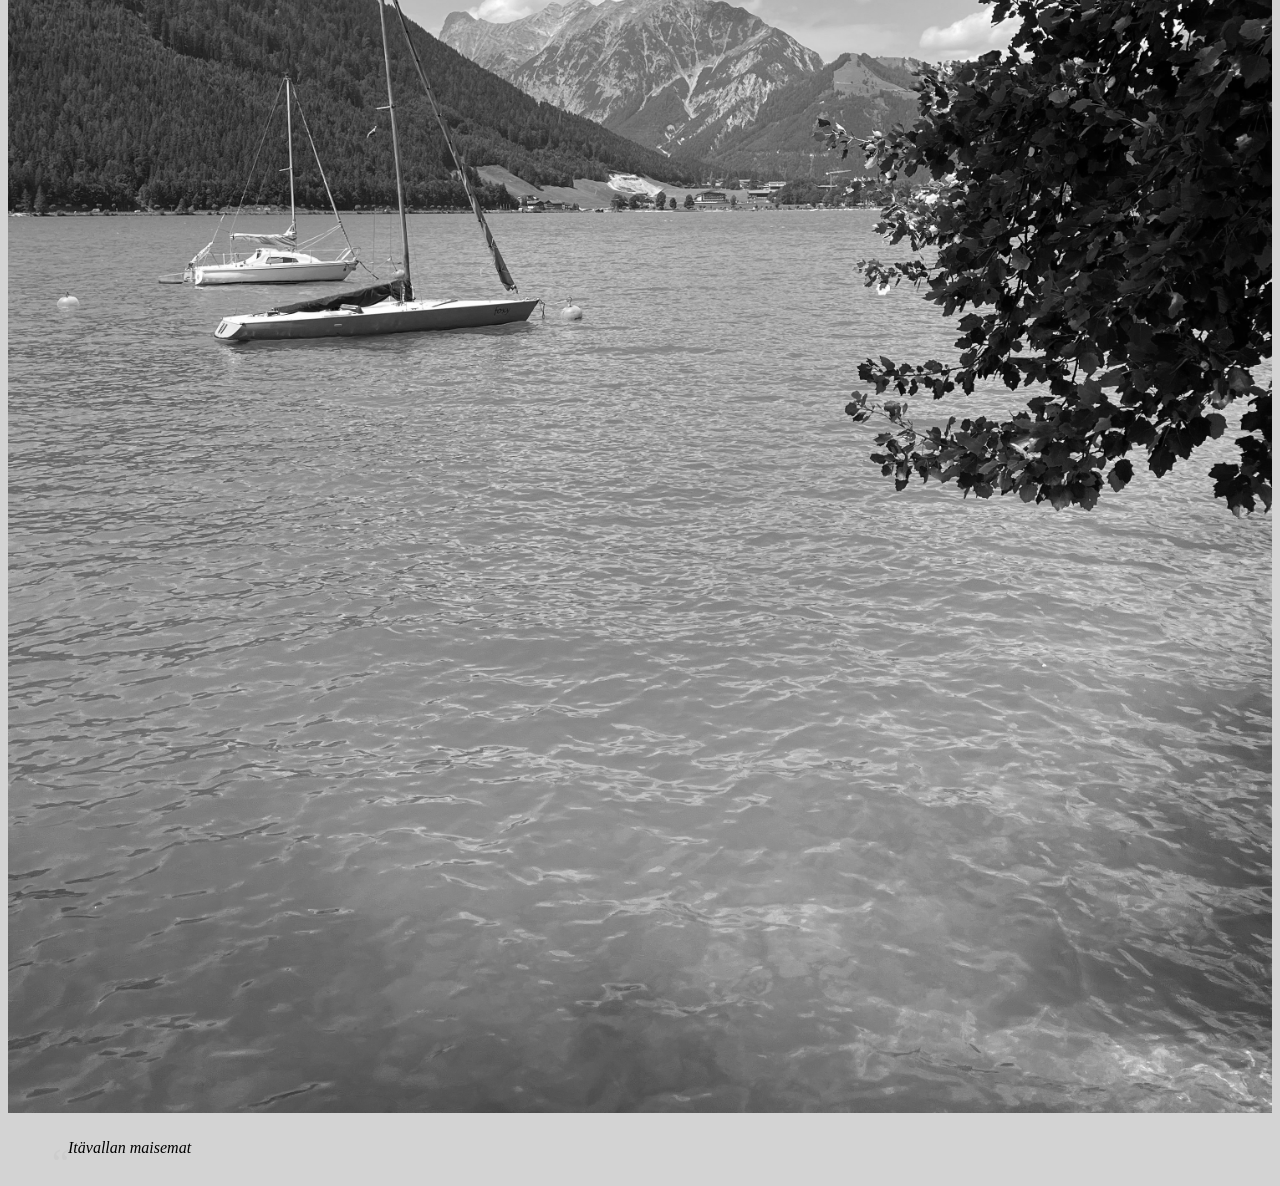
<file: ws06/index.html>
<!DOCTYPE html>
<html lang="en">
<head>
  <meta charset="UTF-8">
  <title>My first HTML Page</title>
  <link rel="stylesheet" href="main.css">
  <style>
  h1 {
    color: rgba(17, 83, 77, 0.772);
  }
  </style>
</head>
<body>

<h1>Welcome to my Page</h1>

<nav class="navbar navbar-expand-lg navbar-light bg-light">
  <div class="container-fluid">
    <a class="navbar-brand" href="#">Brand</a>
    <button class="navbar-toggler" type="button" data-bs-toggle="collapse" data-bs-target="#navbarNav" aria-controls="navbarNav" aria-expanded="false" aria-label="Toggle navigation">
      <span class="navbar-toggler-icon"></span>
    </button>
    <div class="collapse navbar-collapse" id="navbarNav">
      <ul class="navbar-nav me-auto mb-2 mb-lg-0">
        <li class="nav-item"><a class="nav-link active" aria-current="page" href="index.html">Home</a></li>
        <li class="nav-item"><a class="nav-link" href="ws05ja04.html">WS04 – Page Layout</a></li>
      </ul>
    </div>
    <div class="container text-center">
  <div class="row">
    <div class="col">
      Column
    </div>
    <div class="col">
      Column
    </div>
    <div class="col">
      Column
    </div>
  </div>
  <button class="btn btn-primary">Primary</button>
<button class="btn btn-secondary">Secondary</button>
<button class="btn btn-success">Success</button>
</div>
<div class="card" style="width: 10rem;">
  <img src="IMG_6464.jpg" class="card-img-top" alt="Card Image">
  <div class="card-body">
    <h5 class="card-title">Joop</h5>
    <p class="card-text">This is a simple card example using Bootstrap (en oo iha varma mitä teen)</p>
    <a href="ws05ja04.html" class="btn btn-primary">Learn More</a>
  </div>
<div class="alert alert-warning alert-dismissible fade show" role="alert">
  <strong>Joku alert juttu</strong> You should check in on some of those fields below.
  <button type="button" class="btn-close" data-bs-dismiss="alert" aria-label="Close"></button>
  <div class="alert alert-primary" role="alert">
  A simple primary alert—check it out!
</div>
</div>
</div>
</div>
</style>
</head>
<body>

<p style="color:  rgb(105, 11, 77);">This is me:</p>
<img src="DZRV5858.JPG" alt="Me" width="100">
<h2>My Hobbies</h2>
<ol>
  <li>Basketball</li>
  <li>Gym</li>
  <li>Reading</li>
</ol>
<a href="https://www.beatbasket.fi/">Visit BeatBasket</a>


<table>
  <tr>
    <th>Hobby</th>
    <th>Frequency</th>
  </tr>
  <tr>
    <td>Basketball</td>
    <td>5-6 times a week</td>
  </tr>
  <tr>
    <td>Gym</td>
    <td>4 times a week</td>
  </tr>
  <tr>
    <td>Reading</td>
    <td>Usually evening</td>
  </tr>
</table>

<form>
    <div class="content-box">
    <h3>Moikka!</h3>
    <p>Harjottelen nettisivun kehittämistä ja niiden koodailua</p>
    </div>

    <div>
    <label for="fname"> first name:</label>
    <input type="text" id="fname" name="fname" placeholder="Minea"><br><br>
    </div>

    <br>

    <div>
    <label for="lname"> last name:</label>
    <input type="text" id="lname" name="lname" placeholder="Pekkanen"><br><br>
    </div>

    <br>
    <div>
    <label for="email">Email:</label>
    <input type="email" id="email" name="email" placeholder="pekkanen@example.com"><br><br>
    </div>

    <br>
    <input type="submit" value="Submit">
    <input type="reset" value="Reset">

    <hr>
    &lt;&lt;&lt;  &copy; 2026 Minea Pekkanen &gt;&gt;&gt;
    <hr/>

    <button class="transition-button">Klikkaa</button>
    <div class="animation-box"></div>
    <ul class="pseudo-list">
    <li>Item 1</li>
    <li>Item 2</li>
    <li>Item 3</li>
    <li>Item 4</li>
    </ul>
<img src="IMG_6464.jpg" alt="sample" class="filter-image">
<blockquote class="quote">
    Itävallan maisemat
</blockquote>

</form>
</body>

</html>
</file>
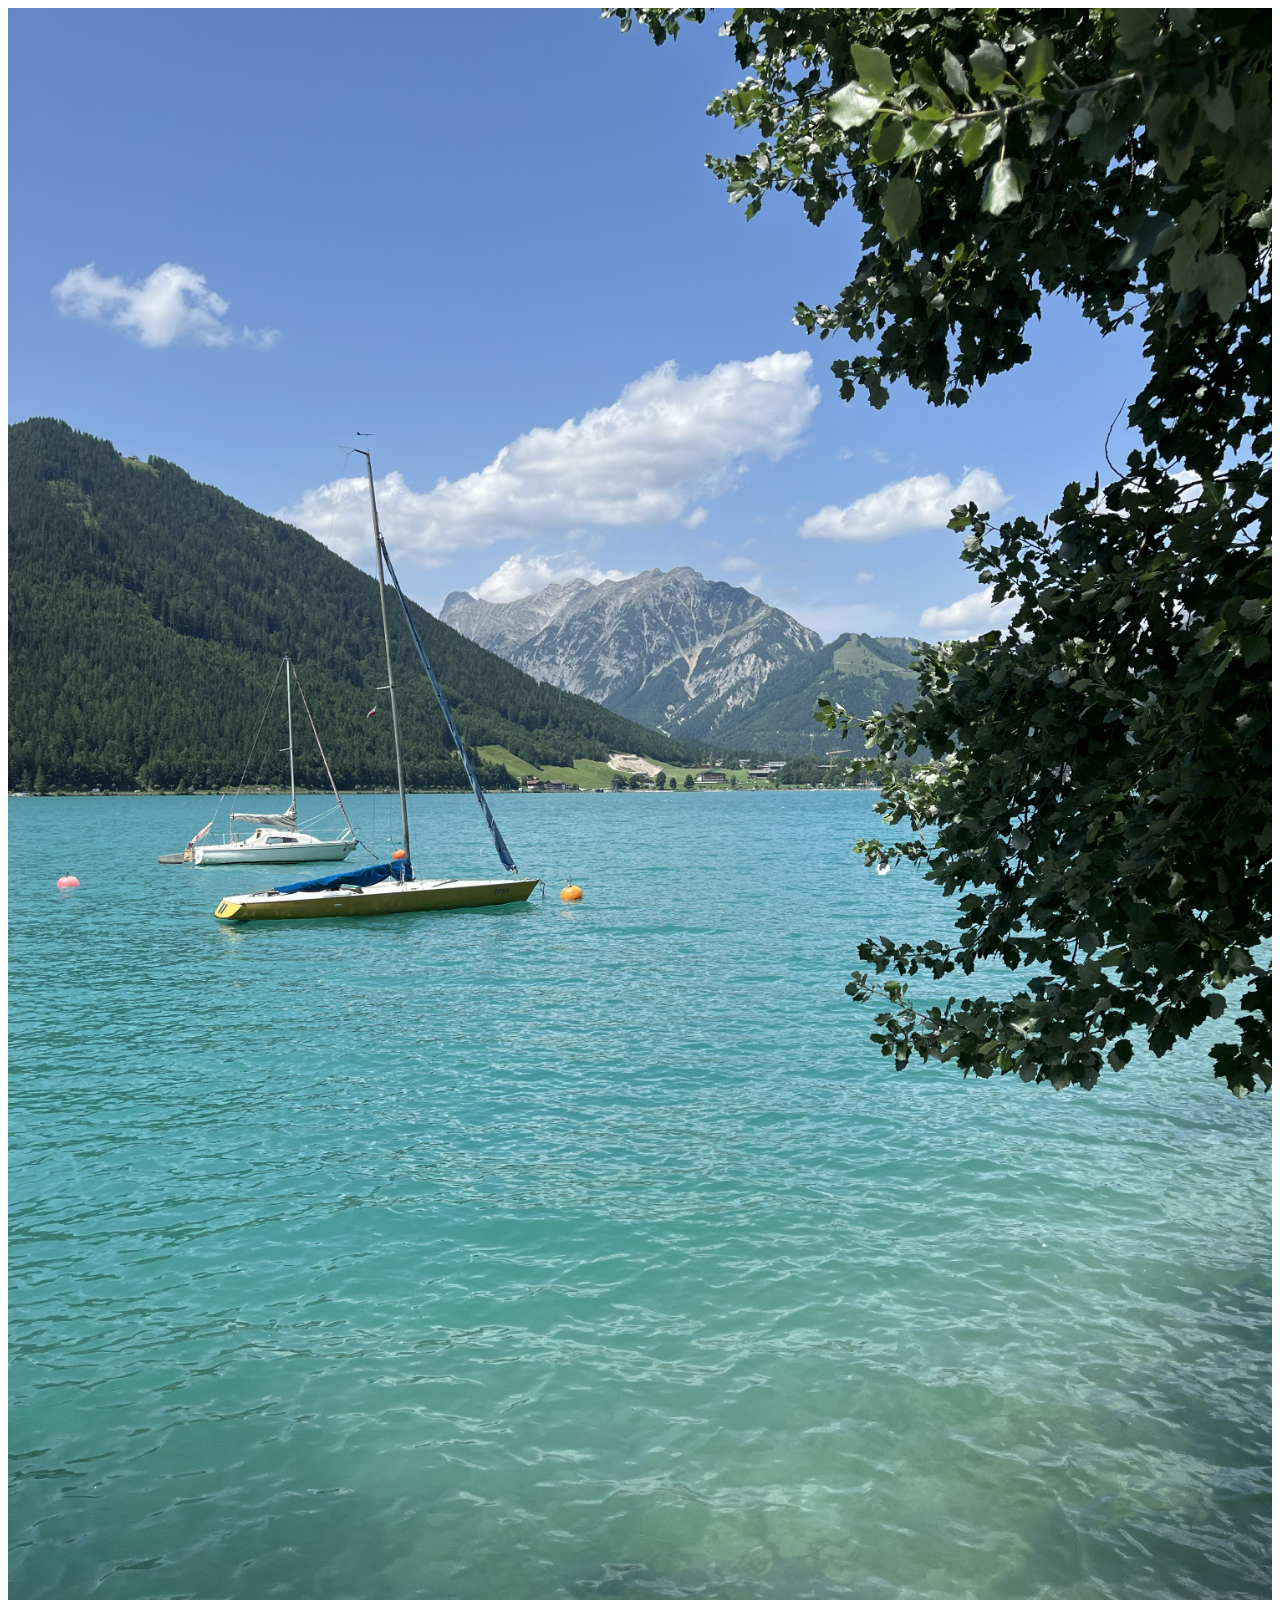
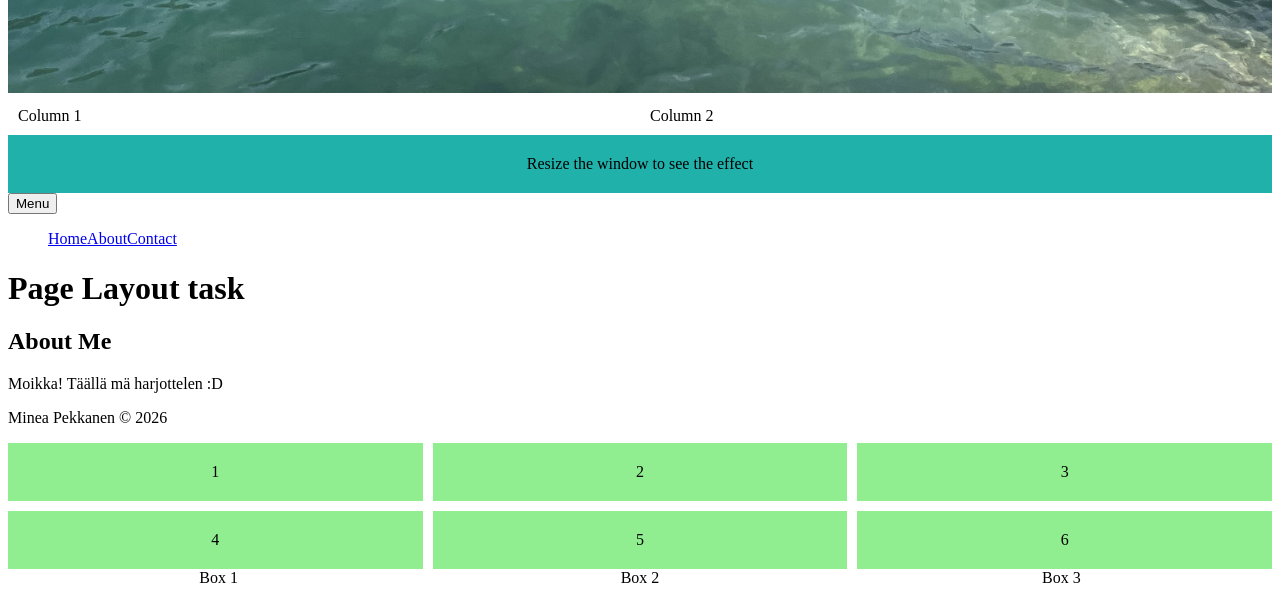
<file: ws04.html>
<!DOCTYPE html>
<html lang="fi">
<head>
    <meta charset="UTF-8">
    <meta name="viewport" content="width=device-width, initial-scale=1.0">
    <title>WS04 – Page Layout</title>
    <link rel="stylesheet" href="styles.css">
</head>
<body>
<img src="IMG_6464.jpg" alt="Responsive Image" class="responsive-image">

<div class="responsive-container">
    <div class="column">Column 1</div>
    <div class="column">Column 2</div>
</div>

<div class="media-query-box">Resize the window to see the effect</div>
<nav class="responsive-nav">
    <button class="menu-toggle">Menu</button>
    <ul class="nav-list">
        <li><a href="index.html">Home</a></li>
        <li><a href="#about">About</a></li>
        <li><a href="#contact">Contact</a></li>
    </ul>
</nav>
<header>
        <h1>Page Layout task</h1>
    </header>

    <main>
        <section id="about">
            <h2>About Me</h2>
            <p>Moikka! Täällä mä harjottelen :D</p>
        </section>
    </main>

    <footer>
        <p>Minea Pekkanen © 2026</p>
    </footer>
<div class="grid-container">
    <div class="grid-item">1</div>
    <div class="grid-item">2</div>
    <div class="grid-item">3</div>
    <div class="grid-item">4</div>
    <div class="grid-item">5</div>
    <div class="grid-item">6</div>
</div>
<div class="flex-container">
    <div class="box">Box 1</div>
    <div class="box">Box 2</div>
    <div class="box">Box 3</div>
</div>
</body>
</html>
</file>
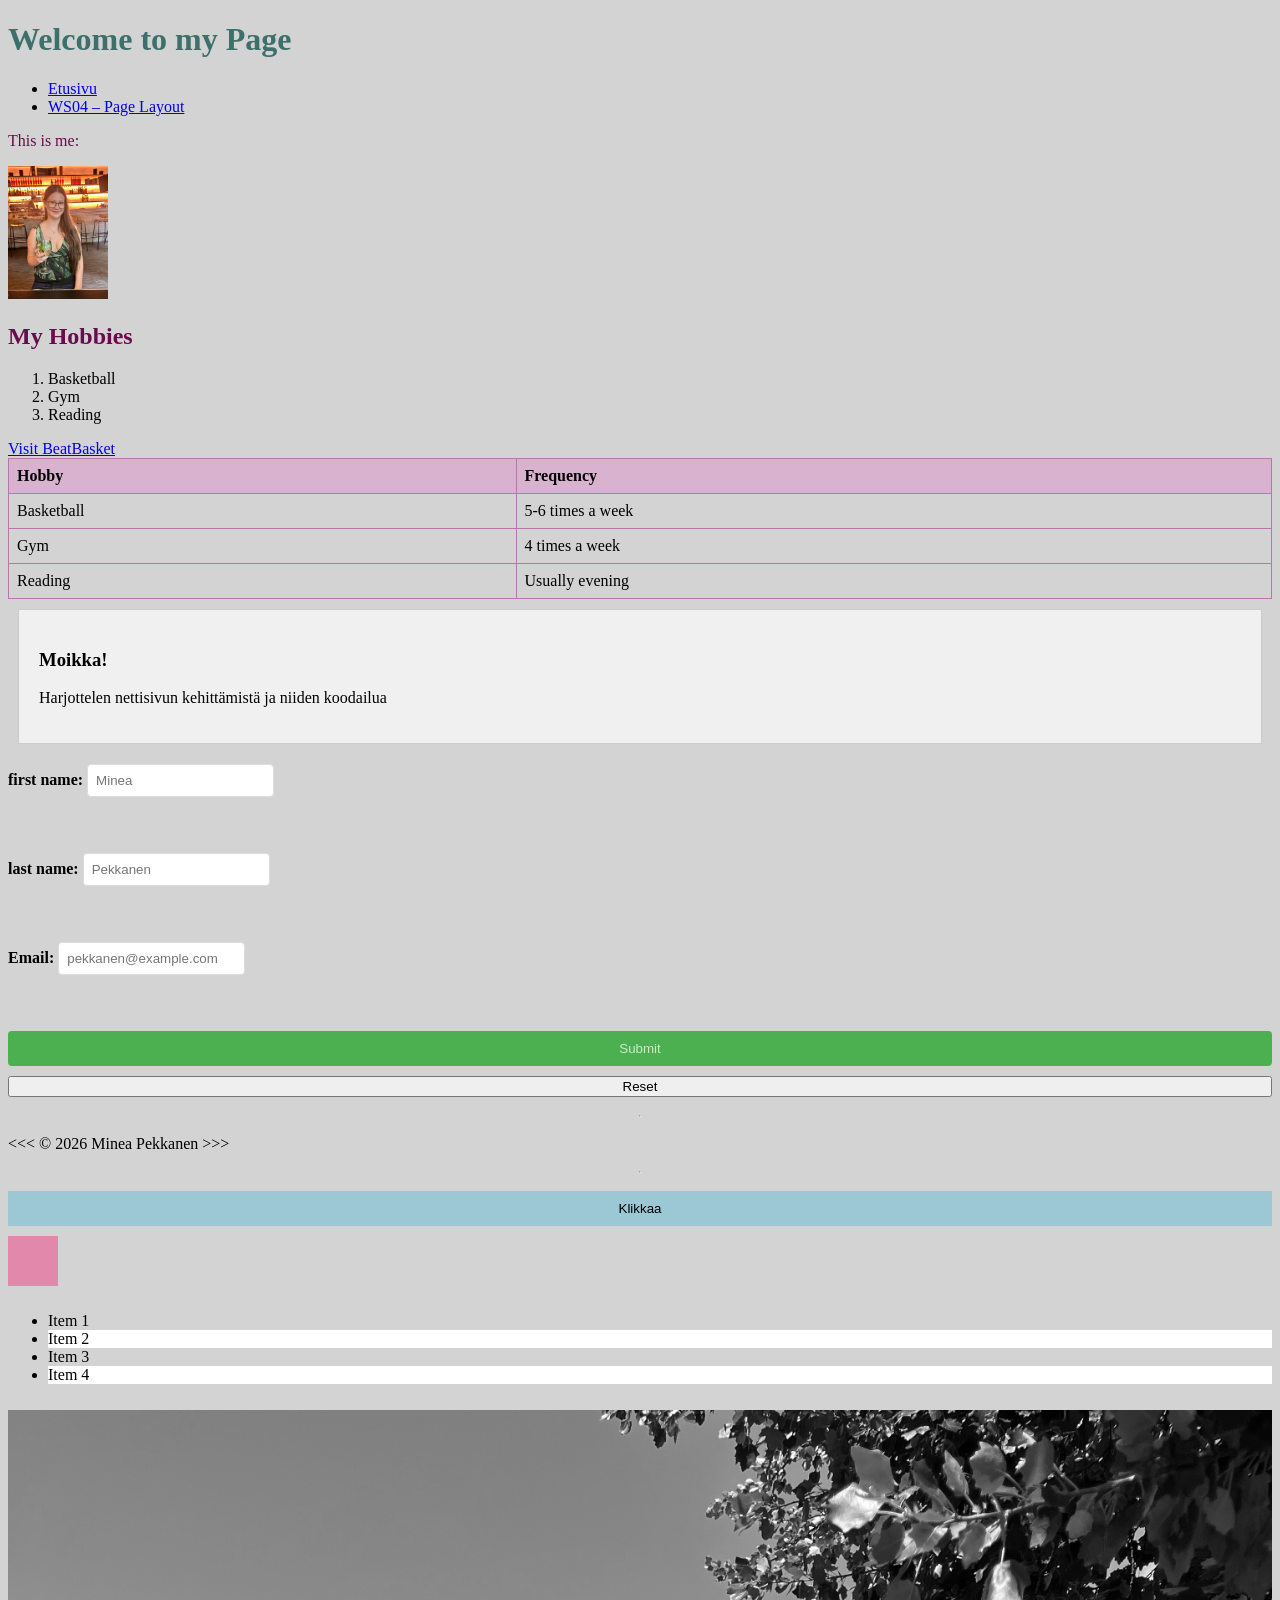
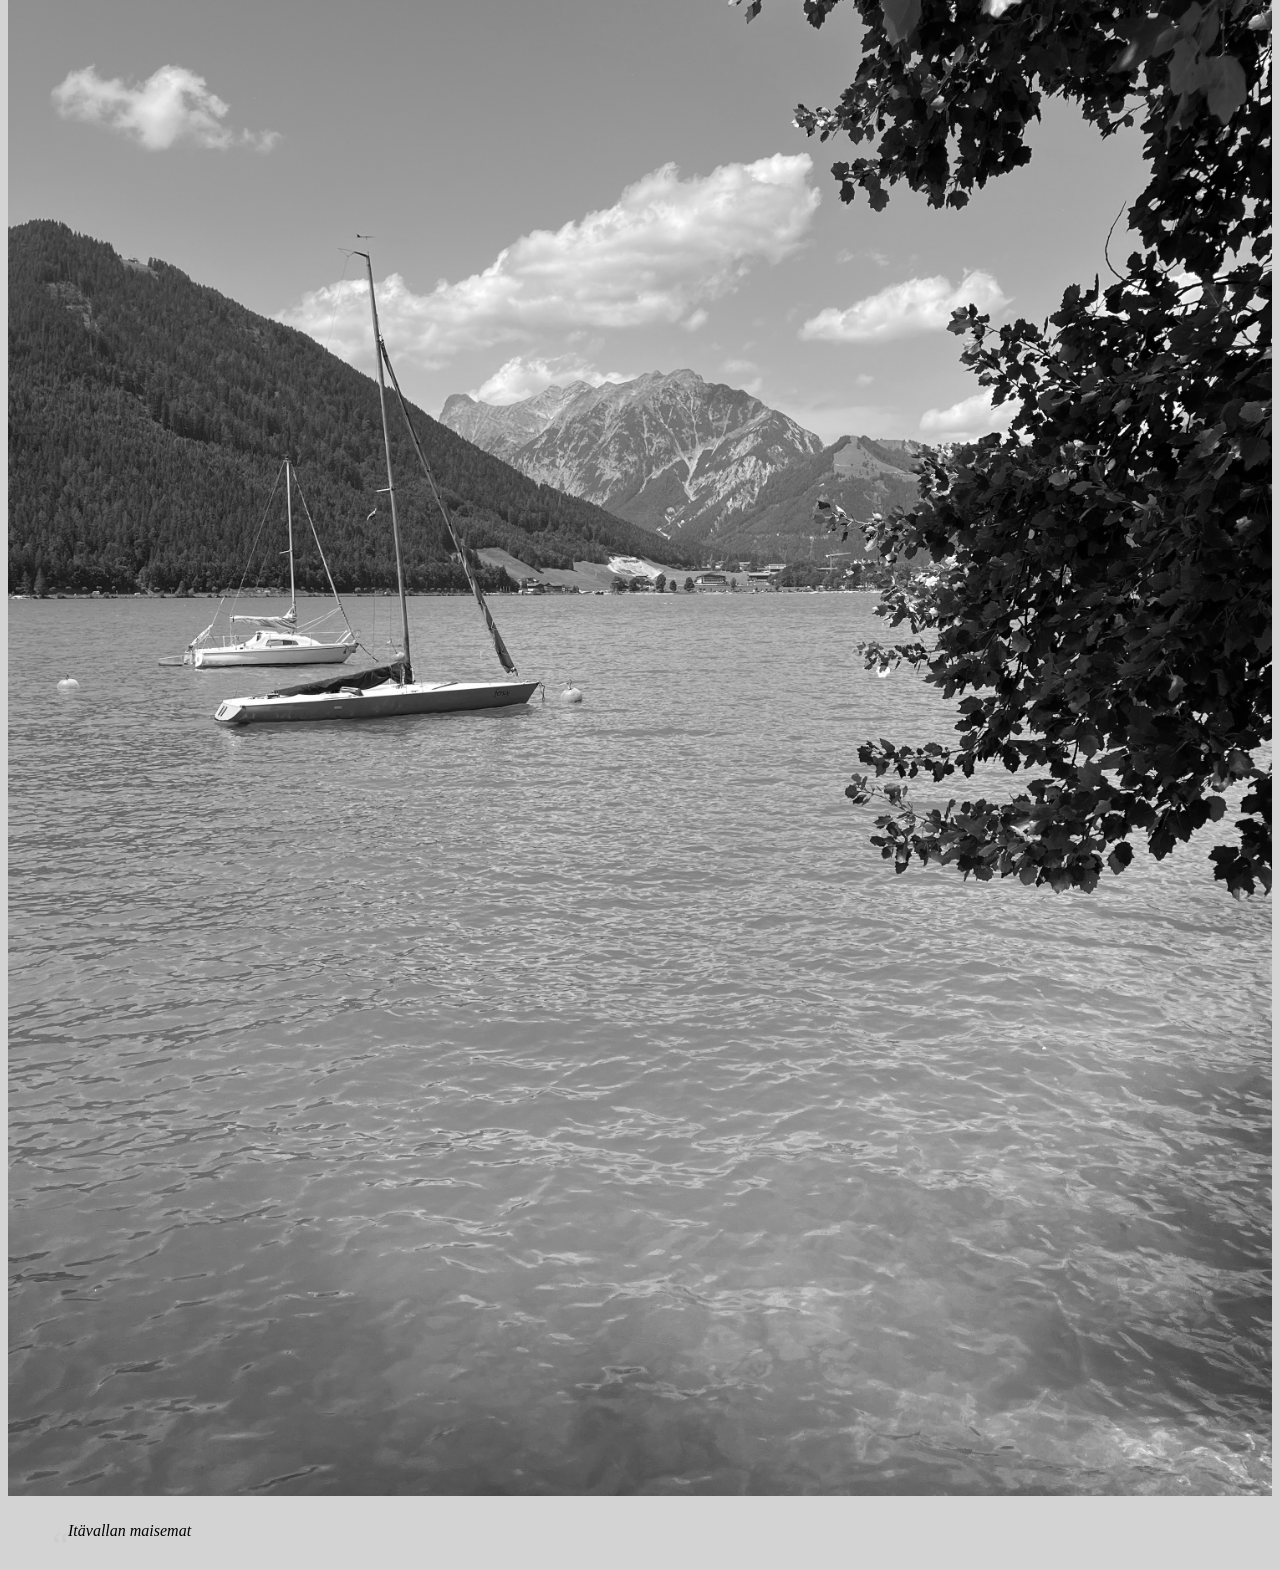
<file: page layout/main.html>
<!DOCTYPE html>
<html lang="en">
<head>
  <meta charset="UTF-8">
  <title>My first HTML Page</title>
  <link rel="stylesheet" href="main.css">
  <style>
  h1 {
    color: rgba(17, 83, 77, 0.772);
  }
</style>
</head>
<body>

<h1>Welcome to my Page</h1>

<nav>
  <ul>
    <li><a href="index.html">Etusivu</a></li>
    <li><a href="../page layout/ws04.html">WS04 – Page Layout</a></li></li>

  </ul>
</nav>

<p style="color:  rgb(105, 11, 77);">This is me:</p>
<img src="DZRV5858.JPG" alt="Me" width="100">
<h2>My Hobbies</h2>
<ol>
  <li>Basketball</li>
  <li>Gym</li>
  <li>Reading</li>
</ol>
<a href="https://www.beatbasket.fi/">Visit BeatBasket</a>


<table>
  <tr>
    <th>Hobby</th>
    <th>Frequency</th>
  </tr>
  <tr>
    <td>Basketball</td>
    <td>5-6 times a week</td>
  </tr>
  <tr>
    <td>Gym</td>
    <td>4 times a week</td>
  </tr>
  <tr>
    <td>Reading</td>
    <td>Usually evening</td>
  </tr>
</table>

<form>
    <div class="content-box">
    <h3>Moikka!</h3>
    <p>Harjottelen nettisivun kehittämistä ja niiden koodailua</p>
    </div>

    <div>
    <label for="fname"> first name:</label>
    <input type="text" id="fname" name="fname" placeholder="Minea"><br><br>
    </div>

    <br>

    <div>
    <label for="lname"> last name:</label>
    <input type="text" id="lname" name="lname" placeholder="Pekkanen"><br><br>
    </div>

    <br>
    <div>
    <label for="email">Email:</label>
    <input type="email" id="email" name="email" placeholder="pekkanen@example.com"><br><br>
    </div>

    <br>
    <input type="submit" value="Submit">
    <input type="reset" value="Reset">

    <hr>
    &lt;&lt;&lt;  &copy; 2026 Minea Pekkanen &gt;&gt;&gt;
    <hr/>

    <button class="transition-button">Klikkaa</button>
    <div class="animation-box"></div>
    <ul class="pseudo-list">
    <li>Item 1</li>
    <li>Item 2</li>
    <li>Item 3</li>
    <li>Item 4</li>
    </ul>
<img src="IMG_6464.jpg" alt="sample" class="filter-image">
<blockquote class="quote">
    Itävallan maisemat
</blockquote>

</form>
</body>

</html>
</file>
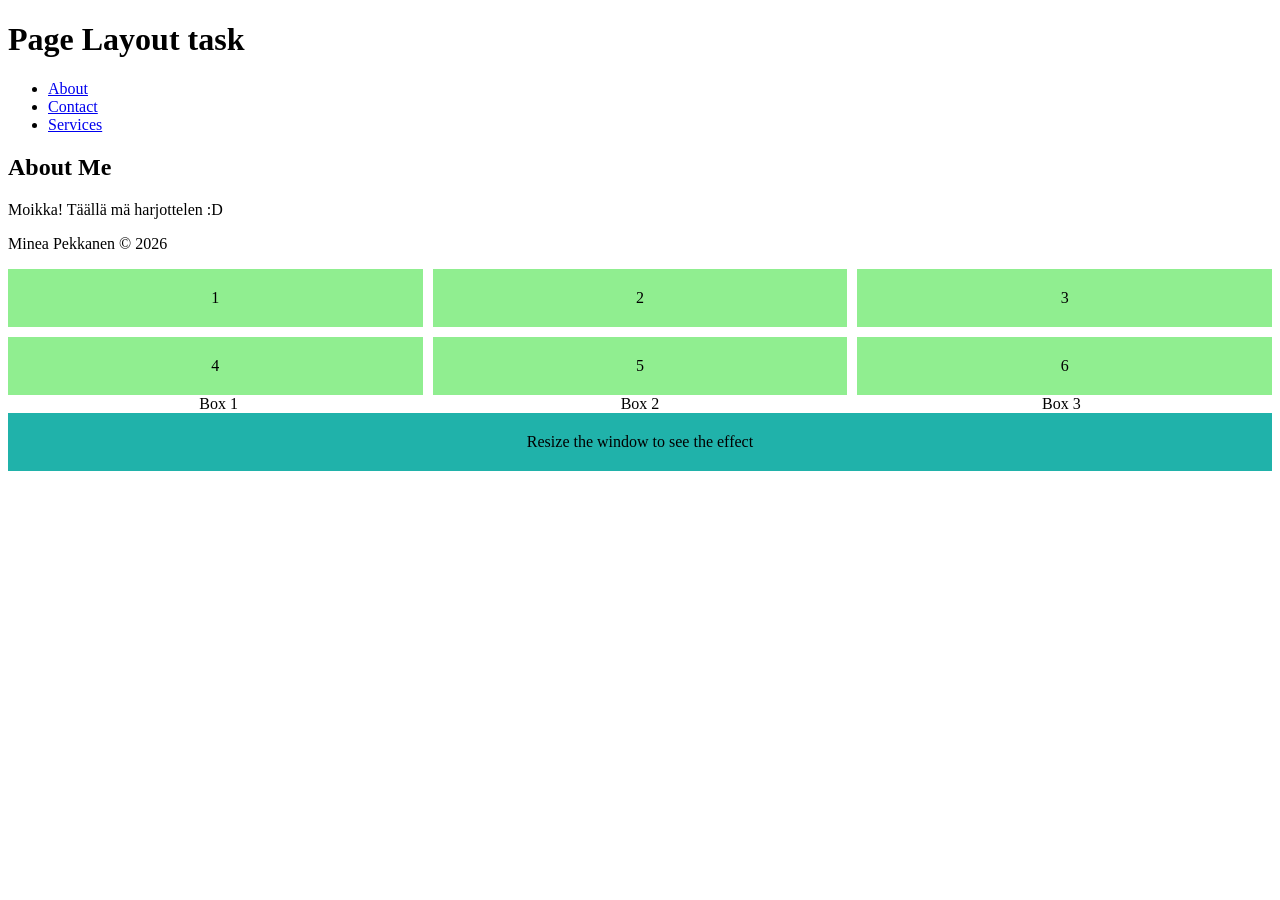
<file: page layout/ws04.html>
<!DOCTYPE html>
<html lang="fi">
<head>
    <meta charset="UTF-8">
    <title>WS04 – Page Layout</title>
    <link rel="stylesheet" href="styles.css">
</head>
<body>
<header>
        <h1>Page Layout task</h1>
        <nav>
            <ul>
                <li><a href="#about">About</a></li>
                <li><a href="#contact">Contact</a></li>
                <li><a href="#services">Services</a></li>   
            </ul>
        </nav>
    </header>

    <main>
        <section id="about">
            <h2>About Me</h2>
            <p>Moikka! Täällä mä harjottelen :D</p>
        </section>
    </main>

    <footer>
        <p>Minea Pekkanen © 2026</p>
    </footer>
<div class="grid-container">
    <div class="grid-item">1</div>
    <div class="grid-item">2</div>
    <div class="grid-item">3</div>
    <div class="grid-item">4</div>
    <div class="grid-item">5</div>
    <div class="grid-item">6</div>
</div>
<div class="flex-container">
    <div class="box">Box 1</div>
    <div class="box">Box 2</div>
    <div class="box">Box 3</div>
</div>
<div class="responsive-box">Resize the window to see the effect</div>

</body>
</html>
</file>
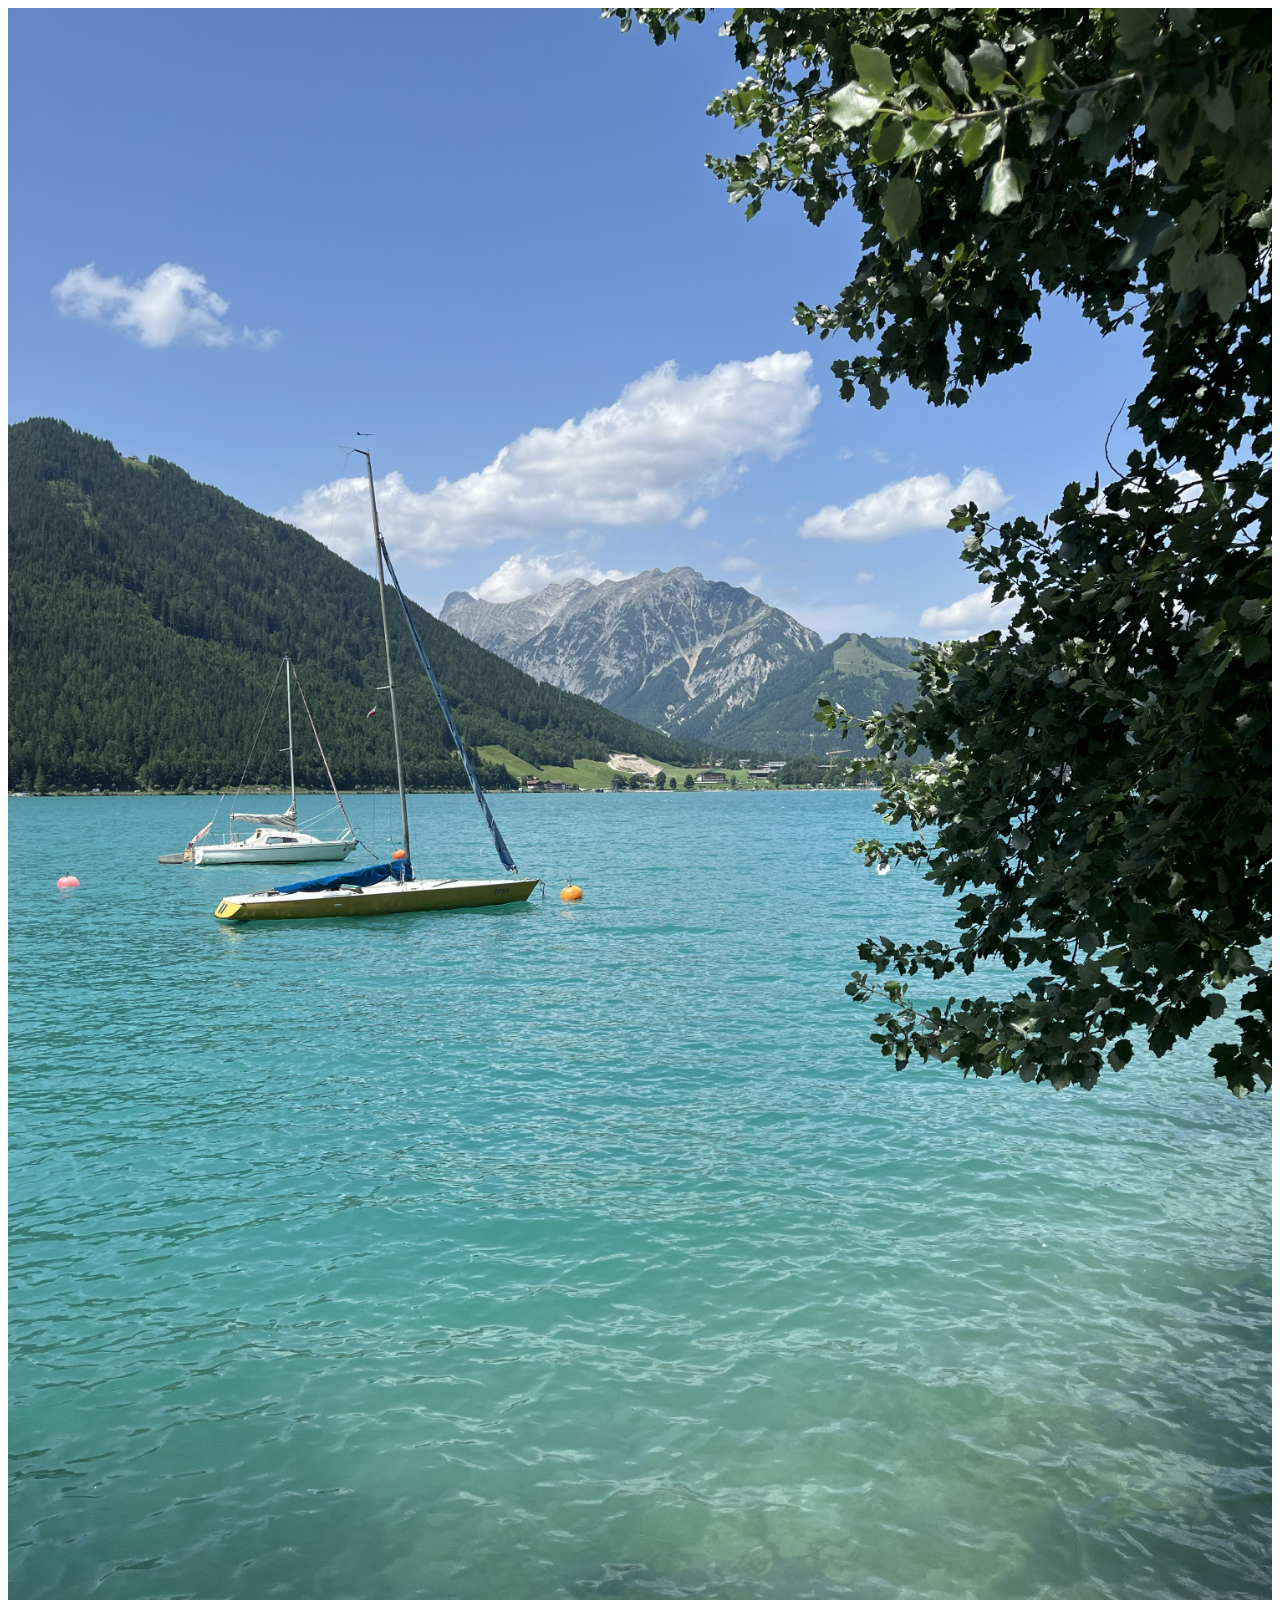
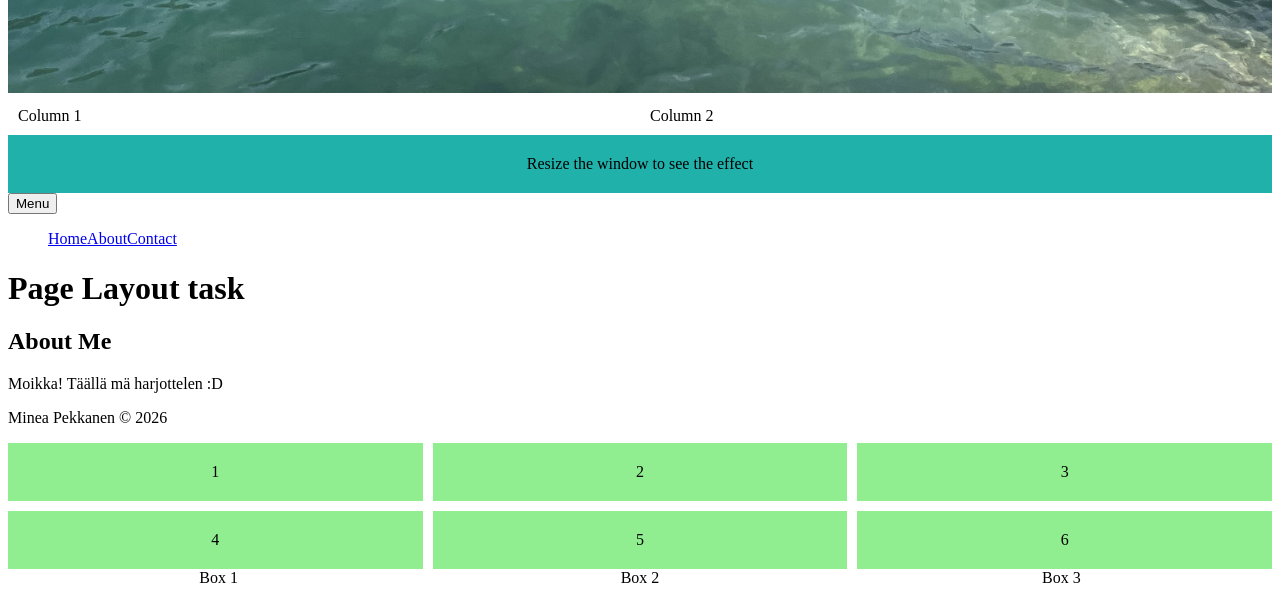
<file: WS05/ws05.html>
<!DOCTYPE html>
<html lang="fi">
<head>
    <meta charset="UTF-8">
    <meta name="viewport" content="width=device-width, initial-scale=1.0">
    <title>WS04 – Page Layout</title>
    <link rel="stylesheet" href="styles.css">
</head>
<body>
<img src="IMG_6464.jpg" alt="Responsive Image" class="responsive-image">

<div class="responsive-container">
    <div class="column">Column 1</div>
    <div class="column">Column 2</div>
</div>

<div class="media-query-box">Resize the window to see the effect</div>
<nav class="responsive-nav">
    <button class="menu-toggle">Menu</button>
    <ul class="nav-list">
        <li><a href="index.html">Home</a></li>
        <li><a href="#about">About</a></li>
        <li><a href="#contact">Contact</a></li>
    </ul>
</nav>
<header>
        <h1>Page Layout task</h1>
    </header>

    <main>
        <section id="about">
            <h2>About Me</h2>
            <p>Moikka! Täällä mä harjottelen :D</p>
        </section>
    </main>

    <footer>
        <p>Minea Pekkanen © 2026</p>
    </footer>
<div class="grid-container">
    <div class="grid-item">1</div>
    <div class="grid-item">2</div>
    <div class="grid-item">3</div>
    <div class="grid-item">4</div>
    <div class="grid-item">5</div>
    <div class="grid-item">6</div>
</div>
<div class="flex-container">
    <div class="box">Box 1</div>
    <div class="box">Box 2</div>
    <div class="box">Box 3</div>
</div>
</body>
</html>
</file>
<file: main.css>
h2 {
    color: rgb(105, 11, 77);
}
h1 {
    font-size: 2em;
}
body {
    background-color: lightgray;
}
.content-box {
    border: 1px solid #ccc;
    padding: 20px;
    margin: 10px;
    background-color: #f0f0f0;
}
table {
    width: 100%;
    border-collapse: collapse;
}
th, td {
    border: 1px solid #b378ad;
    padding: 8px;
    text-align: left;
}
th {
    background-color: #d8b2ce;
}
form {
    display: flex;
    flex-direction: column;
    gap: 10px;
}
label {
    font-weight: bold;
}
input[type="text"], input[type="email"], textarea {
    padding: 8px;
    border: 1px solid #ddd;
    border-radius: 4px;
}
input[type="submit"] {
    background-color: #4CAF50;
    color: rgba(255, 255, 255, 0.717);
    padding: 10px 20px;
    border: none;
    border-radius: 4px;
    cursor: pointer;
}
input[type="submit"]:hover {
    background-color: #45a049;
}
.transition-button {
    background-color: #9cc8d6;
    padding: 10px 20px;
    border: none;
    cursor: pointer;
    transition: background-color 0.3s ease;
}
.transition-button:hover {
    background-color: #5d8b9a;
}
.animation-box {
    width: 50px;
    height: 50px;
    background-color: #e289ab;
    position: relative;
    animation: move 2s infinite alternate;
}
@keyframes move {
    from {
        left: 0;
    }
    to {
        left: 100px;
    }
}
.pseudo-list li:nth-child(odd) {
    background-color: lightgrey;
}
.pseudo-list li:nth-child(even) {
    background-color: white;
}
.filter-image {
    filter: grayscale(100%);
    transition: filter 0.3s ease;
}.filter-image:hover {
    filter: grayscale(0%);
}
.quote {
    position:relative;
    padding-left: 20px;
    font-style: italic;
}
.quote::before {
    content: "“";
    position: absolute;
    left: 0;
    top: 0;
    font-size: 40px;
    color: #ccc;
}
</file>
<file: advanced css/styles.css>
h2 {
    color: rgb(105, 11, 77);
}
h1 {
    font-size: 2em;
}
body {
    background-color: lightgray;
}
.content-box {
    border: 1px solid #ccc;
    padding: 20px;
    margin: 10px;
    background-color: #f0f0f0;
}
table {
    width: 100%;
    border-collapse: collapse;
}
th, td {
    border: 1px solid #b378ad;
    padding: 8px;
    text-align: left;
}
th {
    background-color: #d8b2ce;
}
form {
    display: flex;
    flex-direction: column;
    gap: 10px;
}
label {
    font-weight: bold;
}
input[type="text"], input[type="email"], textarea {
    padding: 8px;
    border: 1px solid #ddd;
    border-radius: 4px;
}
input[type="submit"] {
    background-color: #4CAF50;
    color: rgba(255, 255, 255, 0.717);
    padding: 10px 20px;
    border: none;
    border-radius: 4px;
    cursor: pointer;
}
input[type="submit"]:hover {
    background-color: #45a049;
}
.transition-button {
    background-color: #9cc8d6;
    padding: 10px 20px;
    border: none;
    cursor: pointer;
    transition: background-color 0.3s ease;
}
.transition-button:hover {
    background-color: #5d8b9a;
}
.animation-box {
    width: 50px;
    height: 50px;
    background-color: #e289ab;
    position: relative;
    animation: move 2s infinite alternate;
}
@keyframes move {
    from {
        left: 0;
    }
    to {
        left: 100px;
    }
}
.pseudo-list li:nth-child(odd) {
    background-color: lightgrey;
}
.pseudo-list li:nth-child(even) {
    background-color: white;
}
.filter-image {
    filter: grayscale(100%);
    transition: filter 0.3s ease;
}.filter-image:hover {
    filter: grayscale(0%);
}
.quote {
    position:relative;
    padding-left: 20px;
    font-style: italic;
}
.quote::before {
    content: "“";
    position: absolute;
    left: 0;
    top: 0;
    font-size: 40px;
    color: #ccc;
}
</file>
<file: Css/styles.css>
h2 {
    color: rgb(105, 11, 77);
}
h1 {
    font-size: 2em;
}
body {
    background-color: lightgray;
}
.content-box {
    border: 1px solid #ccc;
    padding: 20px;
    margin: 10px;
    background-color: #f0f0f0;
}
table {
    width: 100%;
    border-collapse: collapse;
}
th, td {
    border: 1px solid #b378ad;
    padding: 8px;
    text-align: left;
}
th {
    background-color: #d8b2ce;
}
form {
    display: flex;
    flex-direction: column;
    gap: 10px;
}
label {
    font-weight: bold;
}
input[type="text"], input[type="email"], textarea {
    padding: 8px;
    border: 1px solid #ddd;
    border-radius: 4px;
}
input[type="submit"] {
    background-color: #4CAF50;
    color: rgba(255, 255, 255, 0.717);
    padding: 10px 20px;
    border: none;
    border-radius: 4px;
    cursor: pointer;
}
input[type="submit"]:hover {
    background-color: #45a049;
}
</file>
<file: WS05/main.css>
h2 {
    color: rgb(105, 11, 77);
}
h1 {
    font-size: 2em;
}
body {
    background-color: lightgray;
}
.content-box {
    border: 1px solid #ccc;
    padding: 20px;
    margin: 10px;
    background-color: #f0f0f0;
}
table {
    width: 100%;
    border-collapse: collapse;
}
th, td {
    border: 1px solid #b378ad;
    padding: 8px;
    text-align: left;
}
th {
    background-color: #d8b2ce;
}
form {
    display: flex;
    flex-direction: column;
    gap: 10px;
}
label {
    font-weight: bold;
}
input[type="text"], input[type="email"], textarea {
    padding: 8px;
    border: 1px solid #ddd;
    border-radius: 4px;
}
input[type="submit"] {
    background-color: #4CAF50;
    color: rgba(255, 255, 255, 0.717);
    padding: 10px 20px;
    border: none;
    border-radius: 4px;
    cursor: pointer;
}
input[type="submit"]:hover {
    background-color: #45a049;
}
.transition-button {
    background-color: #9cc8d6;
    padding: 10px 20px;
    border: none;
    cursor: pointer;
    transition: background-color 0.3s ease;
}
.transition-button:hover {
    background-color: #5d8b9a;
}
.animation-box {
    width: 50px;
    height: 50px;
    background-color: #e289ab;
    position: relative;
    animation: move 2s infinite alternate;
}
@keyframes move {
    from {
        left: 0;
    }
    to {
        left: 100px;
    }
}
.pseudo-list li:nth-child(odd) {
    background-color: lightgrey;
}
.pseudo-list li:nth-child(even) {
    background-color: white;
}
.filter-image {
    filter: grayscale(100%);
    transition: filter 0.3s ease;
}.filter-image:hover {
    filter: grayscale(0%);
}
.quote {
    position:relative;
    padding-left: 20px;
    font-style: italic;
}
.quote::before {
    content: "“";
    position: absolute;
    left: 0;
    top: 0;
    font-size: 40px;
    color: #ccc;
}
</file>
<file: ws06/main.css>
h2 {
    color: rgb(105, 11, 77);
}
h1 {
    font-size: 2em;
}
body {
    background-color: lightgray;
}
.content-box {
    border: 1px solid #ccc;
    padding: 20px;
    margin: 10px;
    background-color: #f0f0f0;
}
table {
    width: 100%;
    border-collapse: collapse;
}
th, td {
    border: 1px solid #b378ad;
    padding: 8px;
    text-align: left;
}
th {
    background-color: #d8b2ce;
}
form {
    display: flex;
    flex-direction: column;
    gap: 10px;
}
label {
    font-weight: bold;
}
input[type="text"], input[type="email"], textarea {
    padding: 8px;
    border: 1px solid #ddd;
    border-radius: 4px;
}
input[type="submit"] {
    background-color: #4CAF50;
    color: rgba(255, 255, 255, 0.717);
    padding: 10px 20px;
    border: none;
    border-radius: 4px;
    cursor: pointer;
}
input[type="submit"]:hover {
    background-color: #45a049;
}
.transition-button {
    background-color: #9cc8d6;
    padding: 10px 20px;
    border: none;
    cursor: pointer;
    transition: background-color 0.3s ease;
}
.transition-button:hover {
    background-color: #5d8b9a;
}
.animation-box {
    width: 50px;
    height: 50px;
    background-color: #e289ab;
    position: relative;
    animation: move 2s infinite alternate;
}
@keyframes move {
    from {
        left: 0;
    }
    to {
        left: 100px;
    }
}
.pseudo-list li:nth-child(odd) {
    background-color: lightgrey;
}
.pseudo-list li:nth-child(even) {
    background-color: white;
}
.filter-image {
    filter: grayscale(100%);
    transition: filter 0.3s ease;
}.filter-image:hover {
    filter: grayscale(0%);
}
.quote {
    position:relative;
    padding-left: 20px;
    font-style: italic;
}
.quote::before {
    content: "“";
    position: absolute;
    left: 0;
    top: 0;
    font-size: 40px;
    color: #ccc;
}
</file>
<file: styles.css>
.grid-container {
  display: grid;
  grid-template-columns: repeat(3, 1fr);
  gap: 10px;
}
.grid-item {
  background-color: lightgreen;
  padding: 20px;
  text-align: center;
}
.flex-container {
  display: flex;
  justify-content: space-around;
  align-items: center;
}
.responsive-box {
  padding: 20px;
  text-align: center;
}
.responsive-container {
  display: flex;
  flex-wrap: wrap;
}
.column {
  flex: 1;
  padding: 10px;
}
@media (max-width: 600px) {
  .column {
    flex: 100%;
  }
}
.responsive-image {
  width: 100%;
  height: auto;
}
.media-query-box {
  padding: 20px;
  text-align: center;
}
@media (max-width: 600px) {
  .media-query-box {
    background-color: lightcoral;
  }
}
@media (min-width: 601px) {
  .media-query-box {
    background-color: lightseagreen;
  }
}
.responsive-nav .nav-list {
    display: flex;
    list-style: none;
}
@media (max-width: 600px) {
    .responsive-nav .nav-list {
        display: none;
    }
    .responsive-nav .menu-toggle {
        display: block;
    }
}
</file>
<file: page layout/main.css>
h2 {
    color: rgb(105, 11, 77);
}
h1 {
    font-size: 2em;
}
body {
    background-color: lightgray;
}
.content-box {
    border: 1px solid #ccc;
    padding: 20px;
    margin: 10px;
    background-color: #f0f0f0;
}
table {
    width: 100%;
    border-collapse: collapse;
}
th, td {
    border: 1px solid #b378ad;
    padding: 8px;
    text-align: left;
}
th {
    background-color: #d8b2ce;
}
form {
    display: flex;
    flex-direction: column;
    gap: 10px;
}
label {
    font-weight: bold;
}
input[type="text"], input[type="email"], textarea {
    padding: 8px;
    border: 1px solid #ddd;
    border-radius: 4px;
}
input[type="submit"] {
    background-color: #4CAF50;
    color: rgba(255, 255, 255, 0.717);
    padding: 10px 20px;
    border: none;
    border-radius: 4px;
    cursor: pointer;
}
input[type="submit"]:hover {
    background-color: #45a049;
}
.transition-button {
    background-color: #9cc8d6;
    padding: 10px 20px;
    border: none;
    cursor: pointer;
    transition: background-color 0.3s ease;
}
.transition-button:hover {
    background-color: #5d8b9a;
}
.animation-box {
    width: 50px;
    height: 50px;
    background-color: #e289ab;
    position: relative;
    animation: move 2s infinite alternate;
}
@keyframes move {
    from {
        left: 0;
    }
    to {
        left: 100px;
    }
}
.pseudo-list li:nth-child(odd) {
    background-color: lightgrey;
}
.pseudo-list li:nth-child(even) {
    background-color: white;
}
.filter-image {
    filter: grayscale(100%);
    transition: filter 0.3s ease;
}.filter-image:hover {
    filter: grayscale(0%);
}
.quote {
    position:relative;
    padding-left: 20px;
    font-style: italic;
}
.quote::before {
    content: "“";
    position: absolute;
    left: 0;
    top: 0;
    font-size: 40px;
    color: #ccc;
}
</file>
<file: page layout/styles.css>
.grid-container {
  display: grid;
  grid-template-columns: repeat(3, 1fr);
  gap: 10px;
}
.grid-item {
  background-color: lightgreen;
  padding: 20px;
  text-align: center;
}
.flex-container {
  display: flex;
  justify-content: space-around;
  align-items: center;
}
.responsive-box {
  padding: 20px;
  text-align: center;
}
@media (max-width: 600px) {
  .responsive-box {
    background-color: lightcoral;
  }
}
@media (min-width: 601px) {
  .responsive-box {
    background-color: lightseagreen;
  }
}
</file>
<file: WS05/styles.css>
.grid-container {
  display: grid;
  grid-template-columns: repeat(3, 1fr);
  gap: 10px;
}
.grid-item {
  background-color: lightgreen;
  padding: 20px;
  text-align: center;
}
.flex-container {
  display: flex;
  justify-content: space-around;
  align-items: center;
}
.responsive-box {
  padding: 20px;
  text-align: center;
}
.responsive-container {
  display: flex;
  flex-wrap: wrap;
}
.column {
  flex: 1;
  padding: 10px;
}
@media (max-width: 600px) {
  .column {
    flex: 100%;
  }
}
.responsive-image {
  width: 100%;
  height: auto;
}
.media-query-box {
  padding: 20px;
  text-align: center;
}
@media (max-width: 600px) {
  .media-query-box {
    background-color: lightcoral;
  }
}
@media (min-width: 601px) {
  .media-query-box {
    background-color: lightseagreen;
  }
}
.responsive-nav .nav-list {
    display: flex;
    list-style: none;
}
@media (max-width: 600px) {
    .responsive-nav .nav-list {
        display: none;
    }
    .responsive-nav .menu-toggle {
        display: block;
    }
}
</file>
